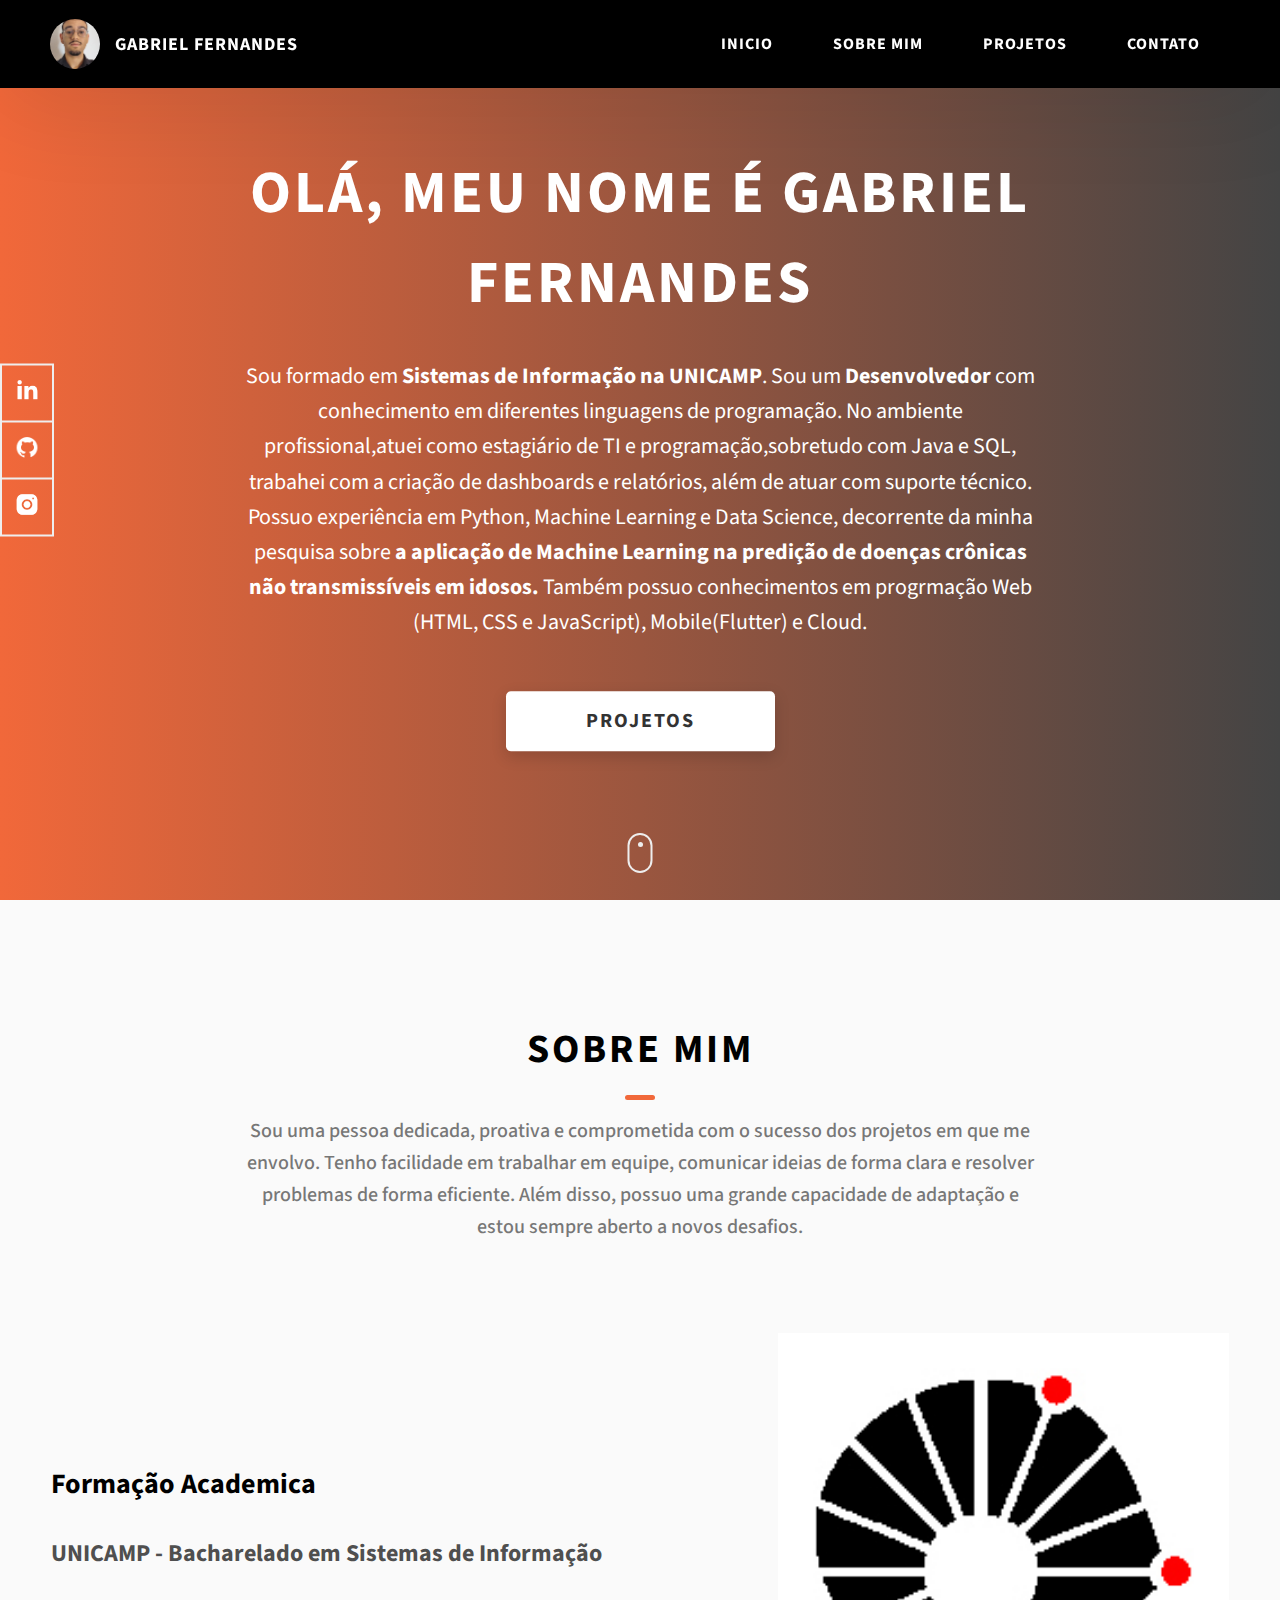
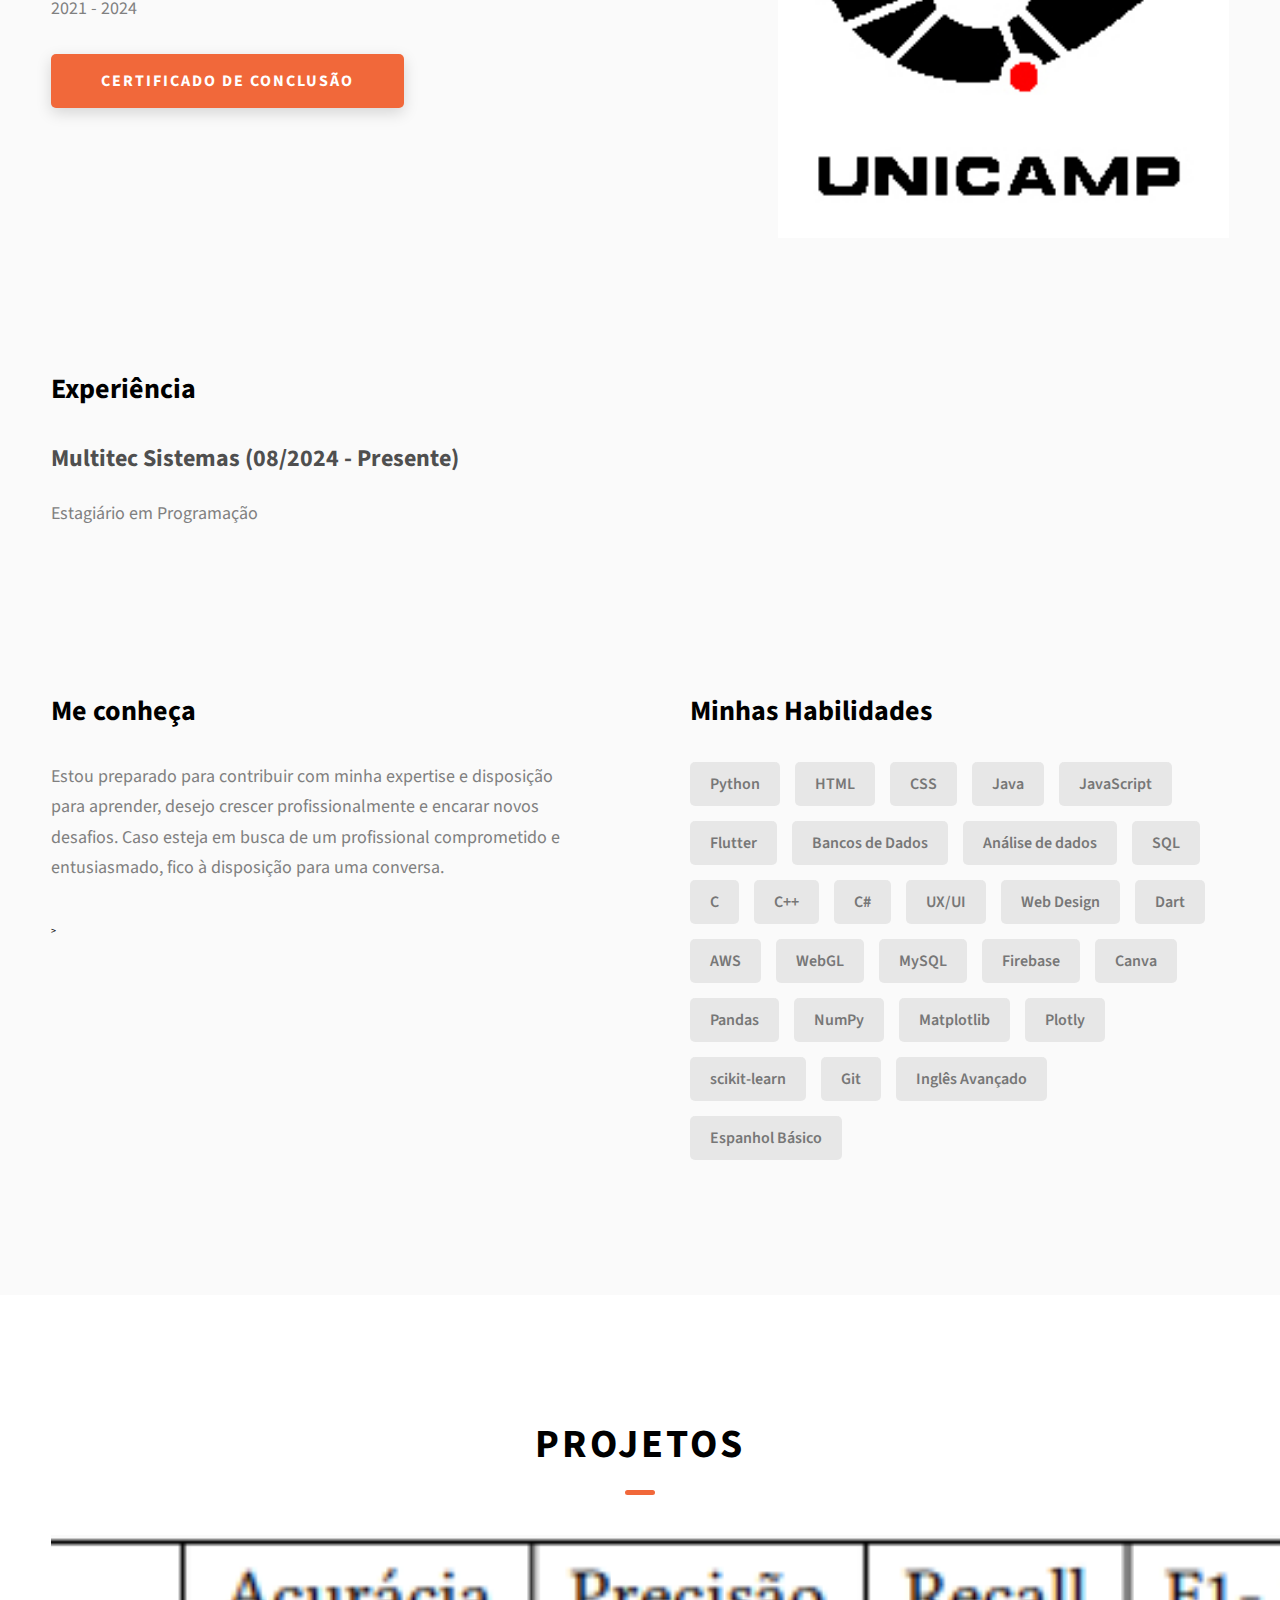
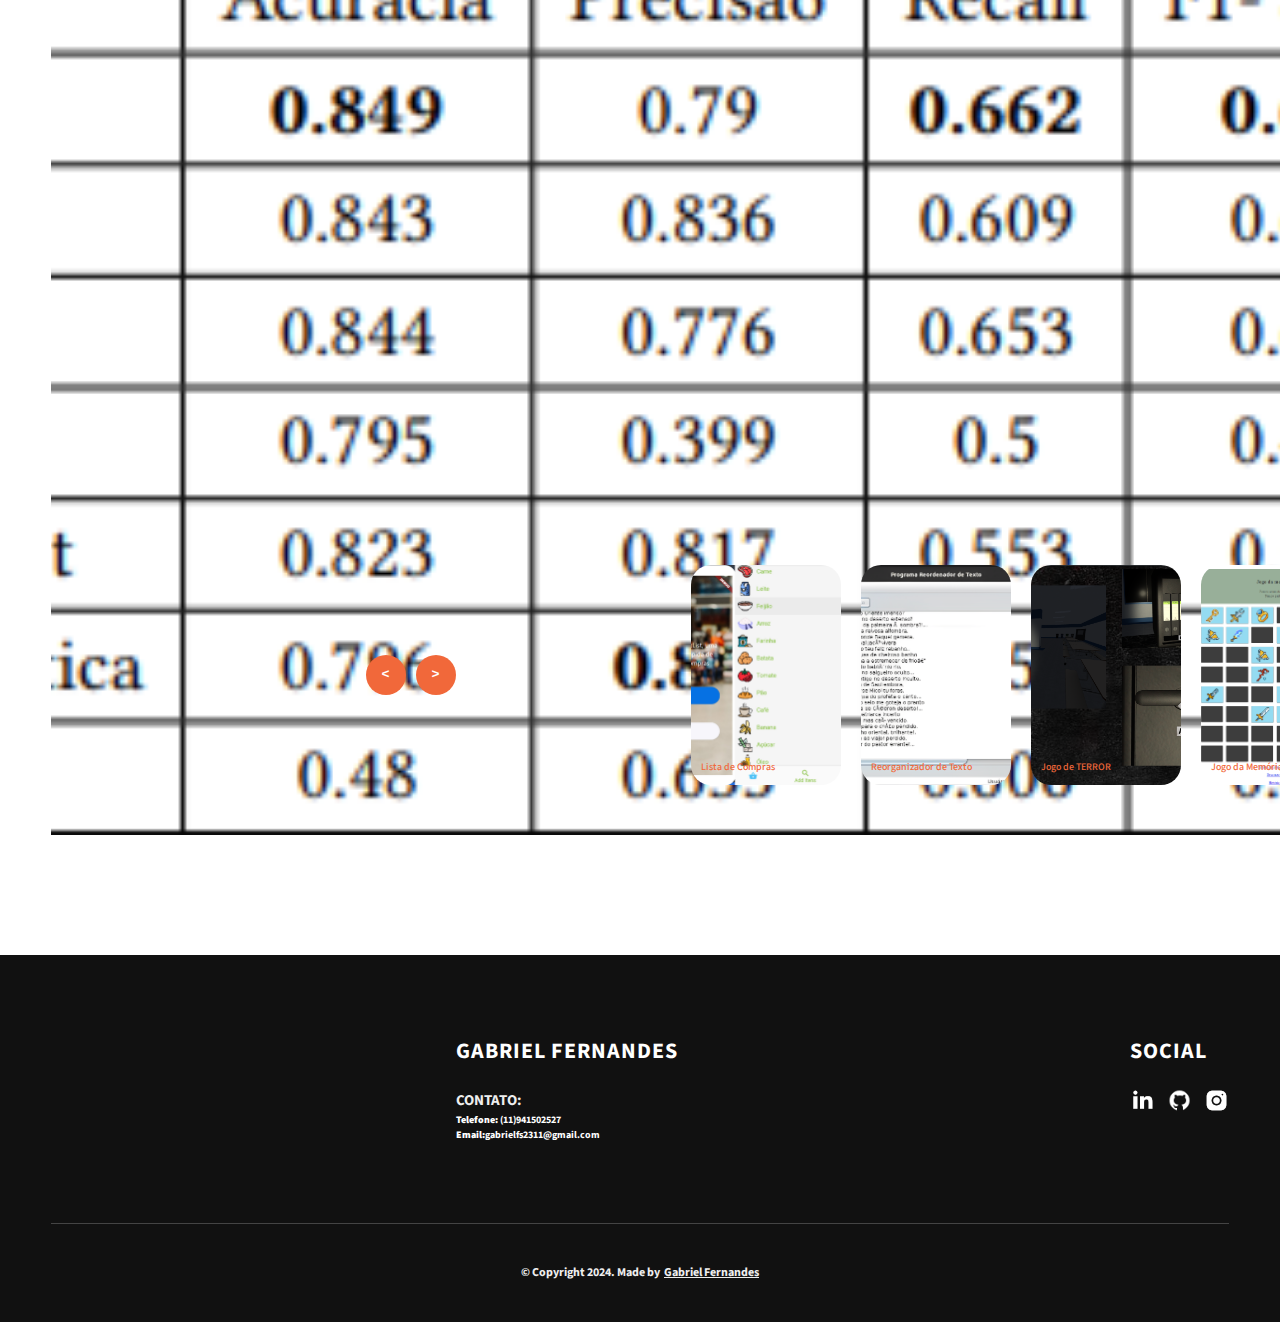
<file: index.html>
<!DOCTYPE html>
<html lang="en">
  <head>
    <meta charset="UTF-8" />
    <meta name="viewport" content="width=device-width, initial-scale=1.0" />
    <meta http-equiv="X-UA-Compatible" content="ie=edge" />
    <title>Portfólio de Gabriel</title>
    <meta name="description" content="Portfolio from developer Gabriel Fernandes" />

    <link rel="stylesheet" href="css/style.css"/>
    <link rel="stylesheet" href="css/carousel.css"/>

    <link rel="preconnect" href="https://fonts.googleapis.com" />
    <link rel="preconnect" href="https://fonts.gstatic.com" crossorigin />
    <link
      href="https://fonts.googleapis.com/css2?family=Source+Sans+Pro:wght@400;600;700;900&display=swap"
      rel="stylesheet"
    />
  </head>
  <body>
    <header class="header">
      <div class="header__content">
        <div class="header__logo-container">
          <div class="header__logo-img-cont">
            <img
              src="./assets/png/gabriel-logo.jpeg"
              alt="Gabriel Logo Image"
              class="header__logo-img"
            />
          </div>
          <span class="header__logo-sub">Gabriel Fernandes</span>
        </div>
        <div class="header__main">
          <ul class="header__links">
            <li class="header__link-wrapper">
              <a href="./index.html" class="header__link"> Inicio </a>
            </li>
            <li class="header__link-wrapper">
              <a href="./index.html#about" class="header__link">Sobre Mim </a>
            </li>
            <li class="header__link-wrapper">
              <a href="./index.html#projects" class="header__link">
                Projetos
              </a>
            </li>
            <li class="header__link-wrapper">
              <a href="./index.html#footer" class="header__link"> Contato </a>
            </li>
          </ul>
          <div class="header__main-ham-menu-cont">
            <img
              src="./assets/svg/ham-menu.svg"
              alt="hamburger menu"
              class="header__main-ham-menu"
            />
            <img
              src="./assets/svg/ham-menu-close.svg"
              alt="hamburger menu close"
              class="header__main-ham-menu-close d-none"
            />
          </div>
        </div>
      </div>
      <div class="header__sm-menu">
        <div class="header__sm-menu-content">
          <ul class="header__sm-menu-links">
            <li class="header__sm-menu-link">
              <a href="./index.html"> Inicio </a>
            </li>

            <li class="header__sm-menu-link">
              <a href="./index.html#about"> Sobre Mim </a>
            </li>

            <li class="header__sm-menu-link">
              <a href="./index.html#projects"> Projetos </a>
            </li>

            <li class="header__sm-menu-link">
              <a href="./index.html#contact"> Contato </a>
            </li>
          </ul>
        </div>
      </div>
    </header>
    <section class="home-hero">
      <div class="home-hero__content">
        <h1 class="heading-primary">Olá, Meu nome é Gabriel Fernandes</h1>
        <div class="home-hero__info">
          <p class="text-primary">
            Sou formado em <strong> Sistemas de Informação na UNICAMP</strong>.
            Sou um <strong>Desenvolvedor</strong> com conhecimento em diferentes linguagens de programação.
            No ambiente profissional,atuei como estagiário de TI e programação,sobretudo com Java e SQL, 
            trabahei com a criação de dashboards e relatórios, além de atuar com suporte técnico. 
            Possuo experiência em Python, Machine Learning e Data
            Science, decorrente da minha pesquisa sobre
            <strong>a aplicação de Machine Learning na predição de doenças crônicas não transmissíveis em idosos.</strong>
            Também possuo conhecimentos em progrmação Web (HTML, CSS e JavaScript), Mobile(Flutter) e Cloud.
          </p>
        </div>
        <div class="home-hero__cta">
          <a href="./#projects" class="btn btn--bg">Projetos</a>
        </div>
      </div>
      <div class="home-hero__socials">
        <div class="home-hero__social">
  <a href="https://www.linkedin.com/in/gabriel-ferfsnandes" class="home-hero__social-icon-link" target="_blank">
    <img src="./assets/png/linkedin-ico.png" alt="icon" class="home-hero__social-icon" />
  </a>
</div>
<div class="home-hero__social">
  <a href="https://github.com/ferfsnandes" class="home-hero__social-icon-link" target="_blank">
    <img src="./assets/png/github-ico.png" alt="icon" class="home-hero__social-icon" />
  </a>
</div>
<div class="home-hero__social">
  <a href="https://www.instagram.com/ferfsnandes_g/" class="home-hero__social-icon-link home-hero__social-icon-link--bd-none" target="_blank">
    <img src="./assets/png/insta-ico.png" alt="icon" class="home-hero__social-icon" />
  </a>
</div>
      </div>
      <div class="home-hero__mouse-scroll-cont">
        <div class="mouse"></div>
      </div>
    </section>
    <section id="about" class="about sec-pad">
      <div class="main-container">
        <h2 class="heading heading-sec heading-sec__mb-med">
          <span class="heading-sec__main">Sobre Mim</span>
          <span class="heading-sec__sub">
            Sou uma pessoa dedicada, proativa e comprometida com o sucesso dos projetos em que
            me envolvo. Tenho facilidade em trabalhar em equipe, comunicar ideias de forma clara e
            resolver problemas de forma eficiente. Além disso, possuo uma grande capacidade de
            adaptação e estou sempre aberto a novos desafios.
          </span>
        </h2>
        <div class="projects__content">
          <div class="projects__row">
            <div class="projects__row-content">
              <h3 class="projects__row-content-title">Formação Academica</h3>
              <p class="projects__row-content-subtitle"> UNICAMP - Bacharelado em Sistemas de Informação
              </p>
              <p class="projects__row-content-desc">
                2021 - 2024
              </p>
              <a
                href="assets/pdf/certificadoUnicamp.pdf"
                class="btn btn--med btn--theme dynamicBgClr"
                download="certificadoUnicamp.pdf"
                >Certificado de Conclusão</a
              >
            </div>
            <div class="projects__row-img-cont">
              <img
                src="./assets/jpeg/unicamp.jpg"
                alt="Software Screenshot"
                class="projects__row-img"
                loading="lazy"
              />
            </div>
          </div>
          <div class="projects__row">
            <div class="projects__row-content">
              <h3 class="projects__row-content-title">Experiência</h3>
              <p class="projects__row-content-subtitle"> Multitec Sistemas (08/2024 - Presente)
              </p>
              <p class="projects__row-content-desc">
                Estagiário em Programação
              </p>
              <a
              </a
              >

            </div>
          </div>
        <div class="about__content">
          <div class="about__content-main">
            <h3 class="about__content-title">Me conheça</h3>
            <div class="about__content-details">
              <p class="about__content-details-para">
              Estou preparado para contribuir com minha expertise e disposição para aprender, desejo crescer  profissionalmente e encarar novos desafios. Caso esteja em busca de um profissional comprometido e entusiasmado, fico à disposição para uma conversa.
              </p>
            </div>
            >
          </div>
          <div class="about__content-skills">
            <h3 class="about__content-title">Minhas Habilidades</h3>
            <div class="skills">
              <div class="skills__skill">Python</div>
<div class="skills__skill">HTML</div>
<div class="skills__skill">CSS</div>
<div class="skills__skill">Java</div>
<div class="skills__skill">JavaScript</div>
<div class="skills__skill">Flutter</div>
<div class="skills__skill">Bancos de Dados</div>
<div class="skills__skill">Análise de dados</div>
<div class="skills__skill">SQL</div>
<div class="skills__skill">C</div>
<div class="skills__skill">C++</div>
<div class="skills__skill">C#</div>
<div class="skills__skill">UX/UI</div>
<div class="skills__skill">Web Design</div>
<div class="skills__skill">Dart</div>
<div class="skills__skill">AWS</div>
<div class="skills__skill">WebGL</div>
<div class="skills__skill">MySQL</div>
<div class="skills__skill">Firebase</div>
<div class="skills__skill">Canva</div>
<div class="skills__skill">Pandas</div>
<div class="skills__skill">NumPy</div>
<div class="skills__skill">Matplotlib</div>
<div class="skills__skill">Plotly</div>
<div class="skills__skill">scikit-learn</div>
<div class="skills__skill">Git</div>
<div class="skills__skill">Inglês Avançado</div>
<div class="skills__skill">Espanhol Básico</div>

            </div>
          </div>
        </div>
      </div>
    </section>
    <section id="projects" class="projects sec-pad">
      <div class="main-container">
         <h2 class="heading heading-sec heading-sec__mb-bg">
            <span class="heading-sec__main">Projetos</span>
         </h2>
         <div class="carousel">
            <!-- list item -->
            <div class="list">
              <div class="item">
                <img src="images/doencas.png">
                <div class="content">
                   <div class="author">Machine Learning</div>
                   <div class="title">Python</div>
                   <div class="topic">DIAGNÓSTICO DE DOENÇAS CRÔNICAS</div>
                   <div class="des">
                      <!-- lorem 50 -->
                   </div>
                </div>
             </div>
               <div class="item">
                  <img src="images/memorygame.png">
                  <div class="content">
                     <div class="author">Web</div>
                     <div class="title">HTML, CSS, JavaScript</div>
                     <div class="topic">JOGO DA MEMÓRIA</div>
                     <div class="des">
                        <!-- lorem 50 -->
                     </div>
                  </div>
               </div>
               <div class="item">
                  <img src="images/quicklist.jpg">
                  <div class="content">
                     <div class="author">Quicklist</div>
                     <div class="title">FLUTTER</div>
                     <div class="topic">APLICATIVO DE LISTA DE COMPRAS</div>
                     <div class="des"></div>
            
                  </div>
               </div>
               <div class="item">
                <img src="images/sistemaArquivos.png">
                <div class="content">
                   <div class="author"></div>
                   <div class="title">C++ e Qt</div>
                   <div class="topic">SISTEMA DE ARQUIVOS</div>
                   <div class="des">
                      <!-- lorem 50 -->
                   </div>
                </div>
             </div>
               <div class="item">
                  <img src="images/scape.png">
                  <div class="content">
                     <div class="author">Exam Scape</div>
                     <div class="title">C#, Unity</div>
                     <div class="topic">JOGO DE TERROR</div>
                     <div class="des"></div>
        
                  </div>
               </div>
               <div class="item">
                <img src="images/reorganizador-textoBlack.png">
                <div class="content">
                   <div class="author"></div>
                   <div class="title">Java</div>
                   <div class="topic">Reorganizador de Texto</div>
                   <div class="des"></div>
      
                </div>
             </div>
            </div>
            <!-- list thumbnail -->
            <div class="thumbnail">
               <div class="item">
                  <img src="images/memorygame.png">
                  <div class="content">
                     <div class="title">
                        Jogo da Memória
                     </div>
                     <div class="description">
    
                     </div>
                  </div>
               </div>
               <div class="item">
                  <img src="images/quicklist.jpg">
                  <div class="content">
                     <div class="title">
                        Lista de Compras
                     </div>
                     <div class="description">
                        
                     </div>
                  </div>
               </div>
               <div class="item">
                  <img src="images/reorganizador-texto.png">
                  <div class="content">
                     <div class="title">
                        Reorganizador de Texto
                     </div>
                     <div class="description">
                        
                     </div>
                  </div>
               </div>
               <div class="item">
                  <img src="images/scape.png">
                  <div class="content">
                     <div class="title">
                        Jogo de TERROR
                     </div>
                     <div class="description">
                       
                     </div>
                  </div>
               </div>
            </div>
            <!-- next prev -->
            <div class="arrows">
               <button id="prev"><</button>
               <button id="next">></button>
            </div>
            <!-- time running -->
            <div class="time"></div>
         </div>
      </div>
   </section>
   <script src="app.js"></script>
   
      </div>
    </section>
    <footer id="footer" class="main-footer">
      <div class="main-container">
        <div class="main-footer__upper">
          <div class="main-footer__row main-footer__row-1">
            <h2 class="heading heading-sm main-footer__heading-sm">
              <span>Social</span>
            </h2>
            <div class="main-footer__social-cont">
             <a target="_blank" rel="noreferrer" href="https://www.linkedin.com/in/gabriel-ferfsnandes">
  <img class="main-footer__icon" src="./assets/png/linkedin-ico.png" alt="icon" />
</a>
<a target="_blank" rel="noreferrer" href="https://github.com/ferfsnandes">
  <img class="main-footer__icon" src="./assets/png/github-ico.png" alt="icon" />
</a>
<a target="_blank" rel="noreferrer" href="https://www.instagram.com/ferfsnandes_g/">
  <img class="main-footer__icon main-footer__icon--mr-none" src="./assets/png/insta-ico.png" alt="icon" />
</a>

            </div>
          </div>
          <div class="main-footer__row main-footer__row-2">
            <h4 class="heading heading-sm text-lt">Gabriel Fernandes</h4>
            <p class="main-footer__short-desc">
              <strong> CONTATO:<p>
                <strong>Telefone:</strong> (11)941502527</p>
<p>
                <strong>Email:</strong>gabrielfs2311@gmail.com</p>
            </p>
          </div>
        </div>

        <div class="main-footer__lower">
          &copy; Copyright 2024. Made by
          <a rel="noreferrer" target="_blank"
            >Gabriel Fernandes</a
          >
        </div>
      </div>
    </footer>

    <script src="./index.js"></script>
  </body>
</html>
</file>
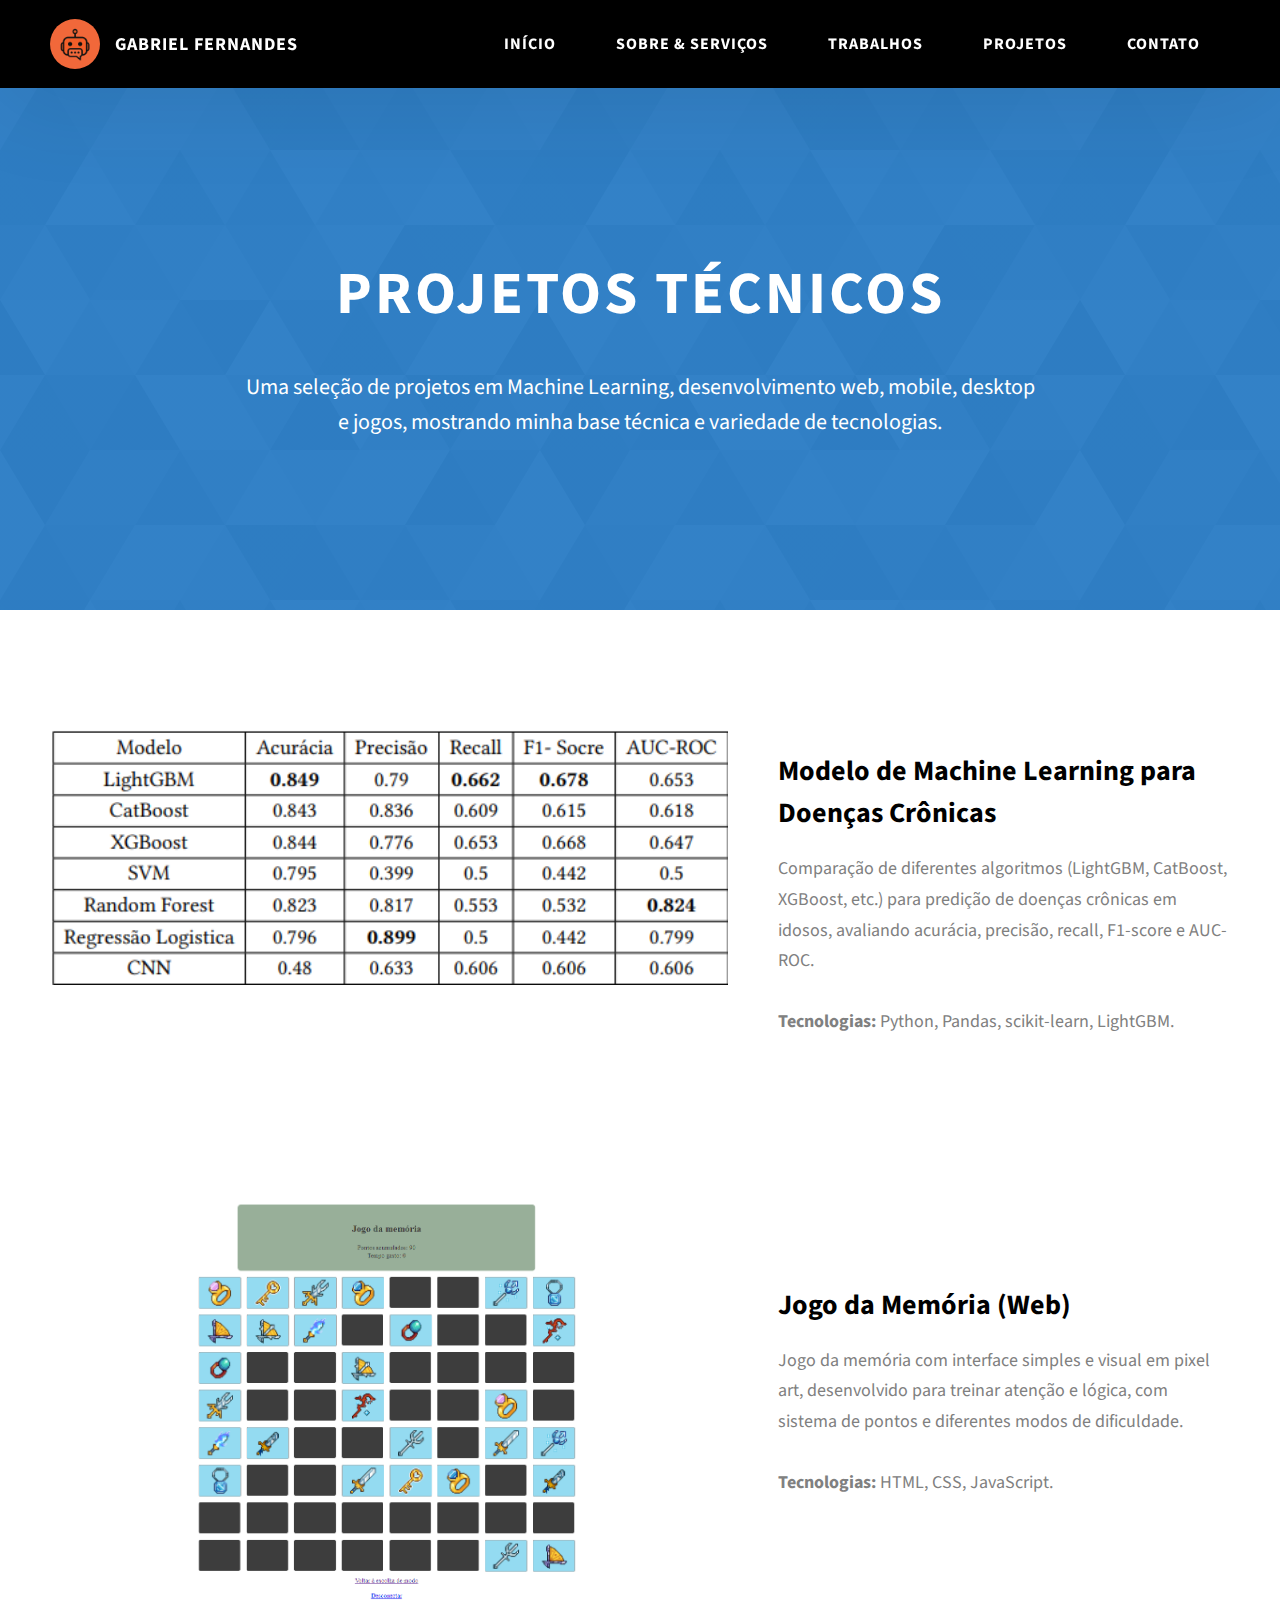
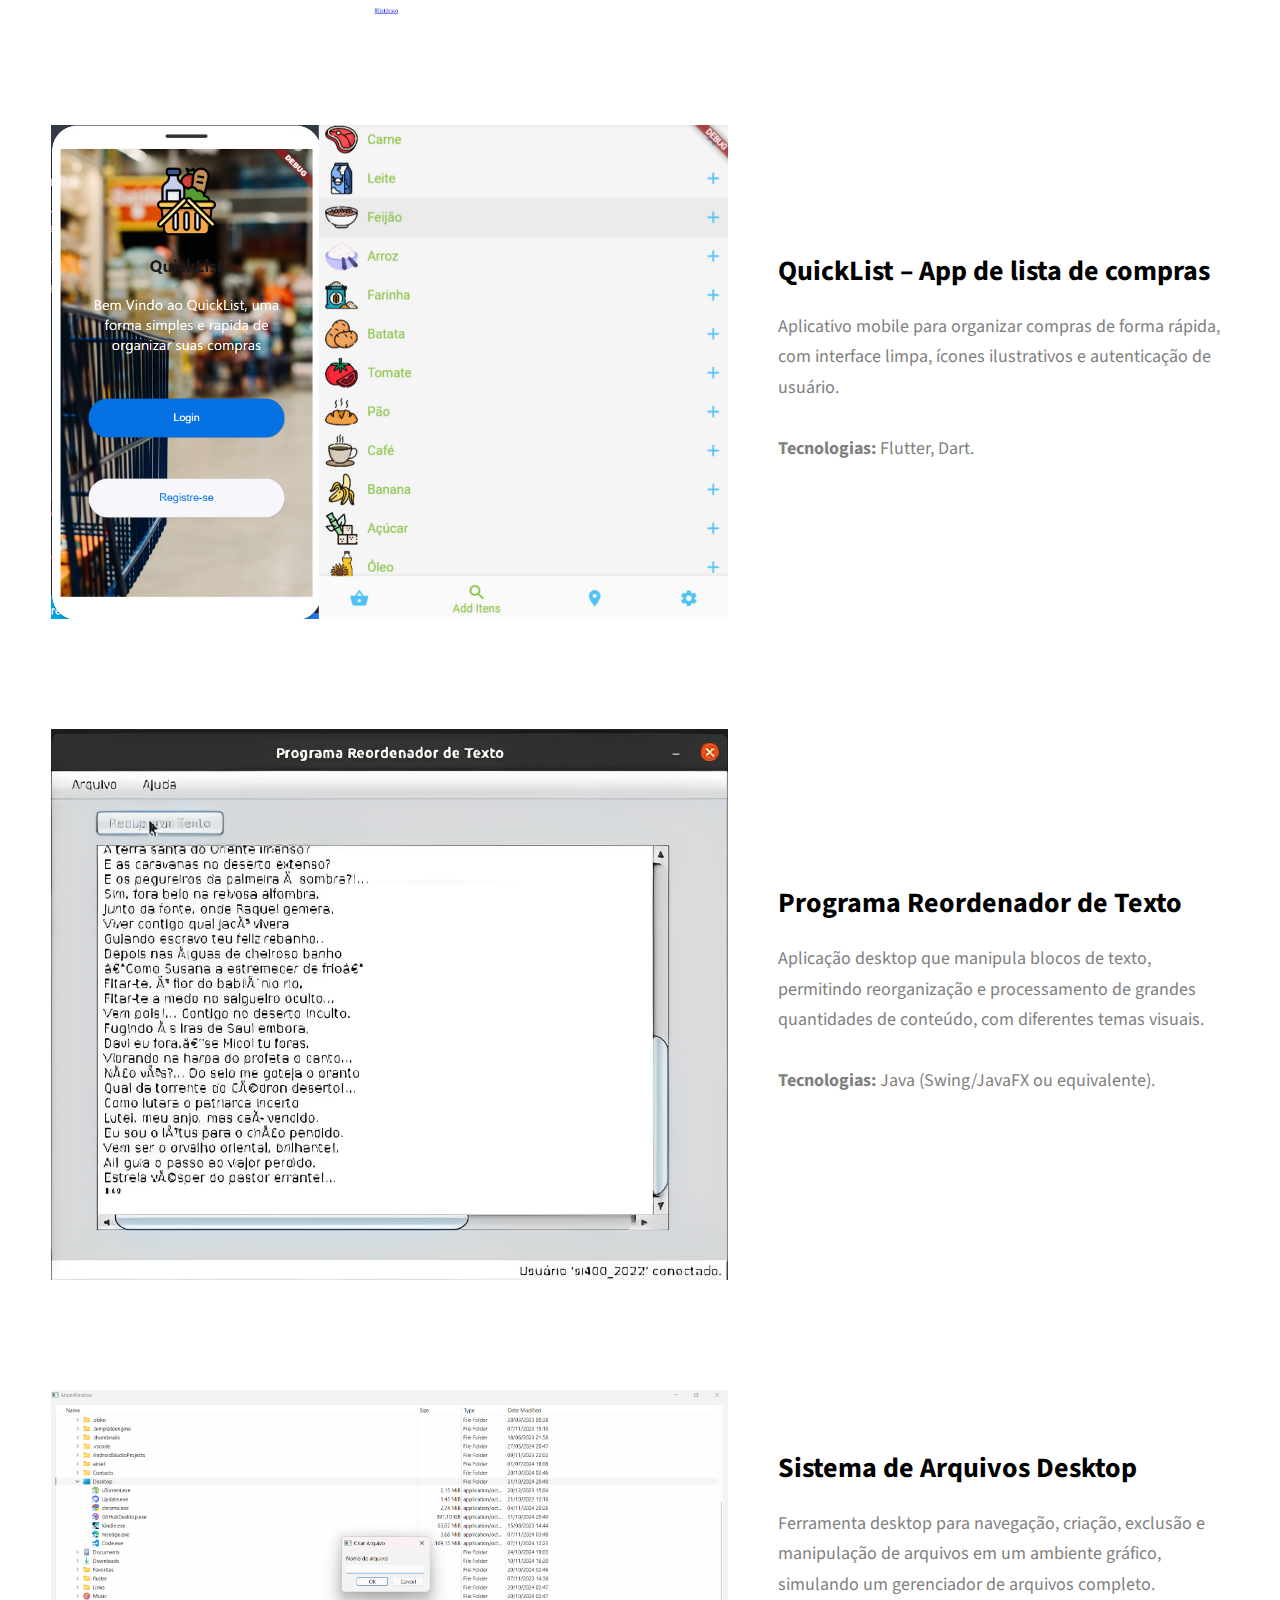
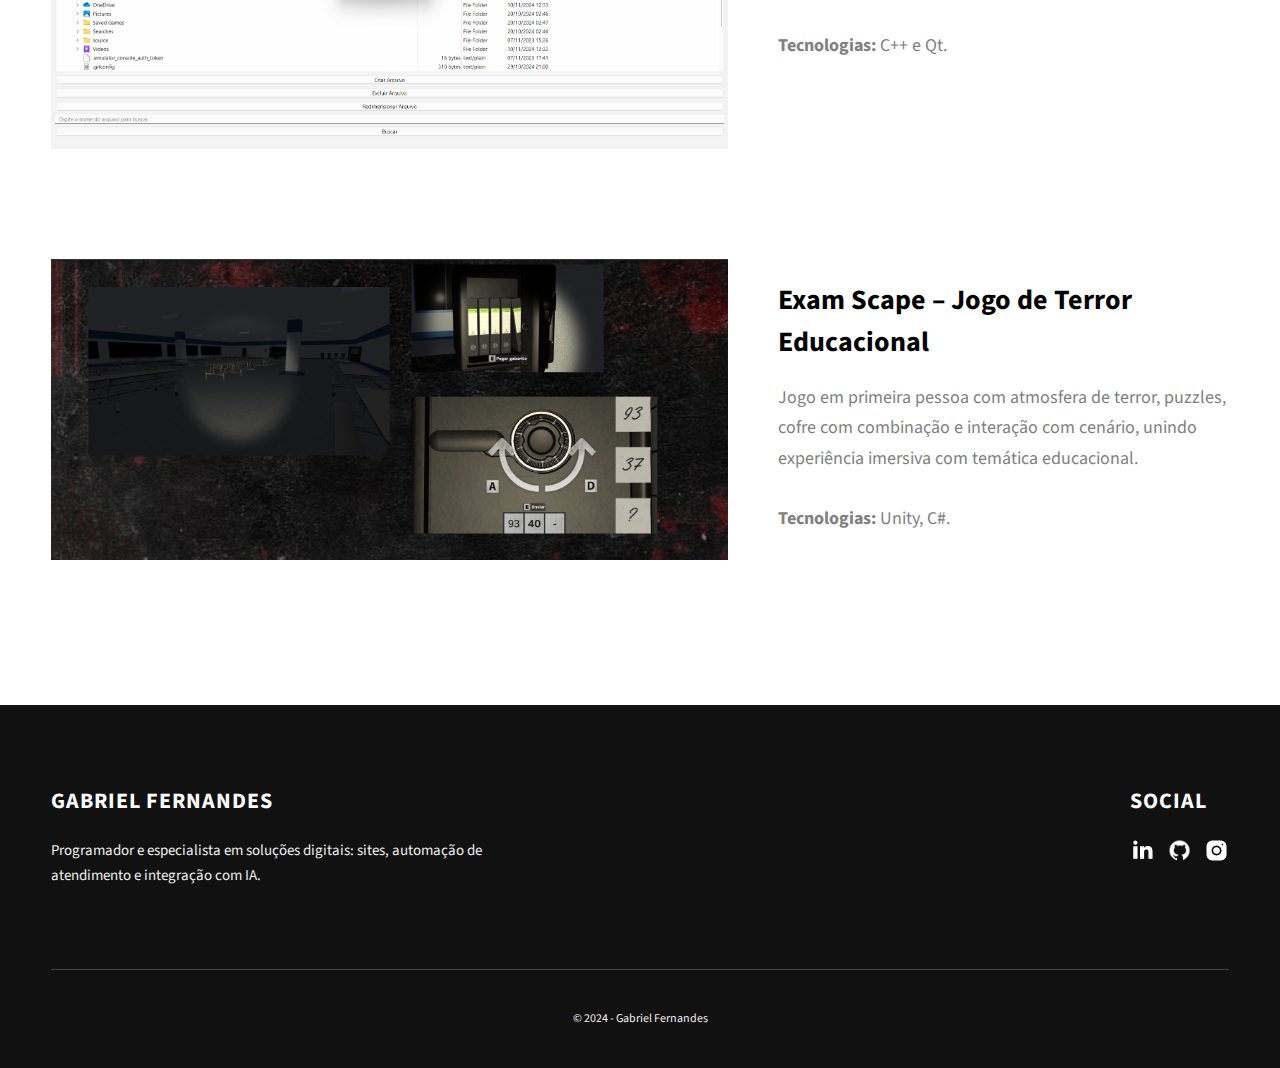
<file: projetos.html>
<!DOCTYPE html>
<html lang="pt-BR">
  <head>
    <meta charset="UTF-8" />
    <meta name="viewport" content="width=device-width, initial-scale=1.0" />
    <meta http-equiv="X-UA-Compatible" content="ie=edge" />
    <title>Projetos | Gabriel Fernandes</title>
    <meta name="description" content="Projetos em Machine Learning, jogos, aplicações desktop e mobile desenvolvidos por Gabriel Fernandes." />

    <link rel="stylesheet" href="css/style.css" />

    <link rel="preconnect" href="https://fonts.googleapis.com" />
    <link rel="preconnect" href="https://fonts.gstatic.com" crossorigin />
    <link
      href="https://fonts.googleapis.com/css2?family=Source+Sans+Pro:wght@400;600;700;900&display=swap"
      rel="stylesheet"
    />
  </head>
  <body>
    <!-- HEADER -->
    <header class="header">
      <div class="header__content">
        <div class="header__logo-container">
          <div class="header__logo-img-cont">
            <img
              src="./assets/png/robo_logo.png"
              alt="Gabriel Logo"
              class="header__logo-img"
            />
          </div>
          <span class="header__logo-sub">Gabriel Fernandes</span>
        </div>
        <div class="header__main">
          <ul class="header__links">
            <li class="header__link-wrapper">
              <a href="./index.html" class="header__link"> Início </a>
            </li>
            <li class="header__link-wrapper">
              <a href="./index.html#about" class="header__link"> Sobre &amp; Serviços </a>
            </li>
            <li class="header__link-wrapper">
              <a href="./trabalhos.html" class="header__link"> Trabalhos </a>
            </li>
            <li class="header__link-wrapper">
              <a href="./projetos.html" class="header__link header__link--active"> Projetos </a>
            </li>
            <li class="header__link-wrapper">
              <a href="./index.html#contact" class="header__link"> Contato </a>
            </li>
          </ul>
          <div class="header__main-ham-menu-cont">
            <img
              src="./assets/svg/ham-menu.svg"
              alt="hamburger menu"
              class="header__main-ham-menu"
            />
            <img
              src="./assets/svg/ham-menu-close.svg"
              alt="hamburger menu close"
              class="header__main-ham-menu-close d-none"
            />
          </div>
        </div>
      </div>
      <div class="header__sm-menu">
        <div class="header__sm-menu-content">
          <ul class="header__sm-menu-links">
            <li class="header__sm-menu-link">
              <a href="./index.html"> Início </a>
            </li>
            <li class="header__sm-menu-link">
              <a href="./index.html#about"> Sobre &amp; Serviços </a>
            </li>
            <li class="header__sm-menu-link">
              <a href="./trabalhos.html"> Trabalhos </a>
            </li>
            <li class="header__sm-menu-link">
              <a href="./projetos.html"> Projetos </a>
            </li>
            <li class="header__sm-menu-link">
              <a href="./index.html#contact"> Contato </a>
            </li>
          </ul>
        </div>
      </div>
    </header>

    <!-- HERO -->
    <section class="project-cs-hero">
      <div class="project-cs-hero__content">
        <h1 class="heading-primary">Projetos técnicos</h1>
        <div class="project-cs-hero__info">
          <p class="text-primary">
            Uma seleção de projetos em Machine Learning, desenvolvimento web,
            mobile, desktop e jogos, mostrando minha base técnica e variedade
            de tecnologias.
          </p>
        </div>
      </div>
    </section>

    <!-- GRID DE PROJETOS -->
    <section class="projects sec-pad">
      <div class="main-container">
        <div class="projects__content">

          <!-- ML Doenças -->
          <div class="projects__row">
            <div class="projects__row-img-cont">
              <img src="images/doencas.png" alt="Machine Learning Doenças" class="projects__row-img" />
            </div>
            <div class="projects__row-content">
              <h3 class="projects__row-content-title">
                Modelo de Machine Learning para Doenças Crônicas
              </h3>
              <p class="projects__row-content-desc">
                Comparação de diferentes algoritmos (LightGBM, CatBoost, XGBoost, etc.)
                para predição de doenças crônicas em idosos, avaliando acurácia,
                precisão, recall, F1-score e AUC-ROC.
              </p>
              <p class="projects__row-content-desc">
                <strong>Tecnologias:</strong> Python, Pandas, scikit-learn, LightGBM.
              </p>
            </div>
          </div>

          <!-- Jogo Memória -->
          <div class="projects__row">
            <div class="projects__row-img-cont">
              <img src="images/memorygame.png" alt="Jogo da Memória" class="projects__row-img" />
            </div>
            <div class="projects__row-content">
              <h3 class="projects__row-content-title">
                Jogo da Memória (Web)
              </h3>
              <p class="projects__row-content-desc">
                Jogo da memória com interface simples e visual em pixel art,
                desenvolvido para treinar atenção e lógica, com sistema de pontos
                e diferentes modos de dificuldade.
              </p>
              <p class="projects__row-content-desc">
                <strong>Tecnologias:</strong> HTML, CSS, JavaScript.
              </p>
            </div>
          </div>

          <!-- QuickList -->
          <div class="projects__row">
            <div class="projects__row-img-cont">
              <img src="images/quicklist.jpg" alt="QuickList App" class="projects__row-img" />
            </div>
            <div class="projects__row-content">
              <h3 class="projects__row-content-title">
                QuickList – App de lista de compras
              </h3>
              <p class="projects__row-content-desc">
                Aplicativo mobile para organizar compras de forma rápida, com
                interface limpa, ícones ilustrativos e autenticação de usuário.
              </p>
              <p class="projects__row-content-desc">
                <strong>Tecnologias:</strong> Flutter, Dart.
              </p>
            </div>
          </div>

          <!-- Reorganizador de texto -->
          <div class="projects__row">
            <div class="projects__row-img-cont">
              <img src="images/reorganizador-texto.png" alt="Reordenador de Texto" class="projects__row-img" />
            </div>
            <div class="projects__row-content">
              <h3 class="projects__row-content-title">
                Programa Reordenador de Texto
              </h3>
              <p class="projects__row-content-desc">
                Aplicação desktop que manipula blocos de texto, permitindo
                reorganização e processamento de grandes quantidades de conteúdo,
                com diferentes temas visuais.
              </p>
              <p class="projects__row-content-desc">
                <strong>Tecnologias:</strong> Java (Swing/JavaFX ou equivalente).
              </p>
            </div>
          </div>

          <!-- Sistema de arquivos -->
          <div class="projects__row">
            <div class="projects__row-img-cont">
              <img src="images/sistemaArquivos.png" alt="Sistema de Arquivos" class="projects__row-img" />
            </div>
            <div class="projects__row-content">
              <h3 class="projects__row-content-title">
                Sistema de Arquivos Desktop
              </h3>
              <p class="projects__row-content-desc">
                Ferramenta desktop para navegação, criação, exclusão e
                manipulação de arquivos em um ambiente gráfico, simulando um
                gerenciador de arquivos completo.
              </p>
              <p class="projects__row-content-desc">
                <strong>Tecnologias:</strong> C++ e Qt.
              </p>
            </div>
          </div>

          <!-- Jogo Exam Scape -->
          <div class="projects__row">
            <div class="projects__row-img-cont">
              <img src="images/scape.png" alt="Exam Scape Jogo" class="projects__row-img" />
            </div>
            <div class="projects__row-content">
              <h3 class="projects__row-content-title">
                Exam Scape – Jogo de Terror Educacional
              </h3>
              <p class="projects__row-content-desc">
                Jogo em primeira pessoa com atmosfera de terror, puzzles,
                cofre com combinação e interação com cenário, unindo experiência
                imersiva com temática educacional.
              </p>
              <p class="projects__row-content-desc">
                <strong>Tecnologias:</strong> Unity, C#.
              </p>
            </div>
          </div>

        </div>
      </div>
    </section>

    <!-- FOOTER -->
    <footer class="main-footer">
      <div class="main-container">
        <div class="main-footer__upper">
          <div class="main-footer__row main-footer__row-1">
            <h2 class="heading heading-sm main-footer__heading-sm">
              <span>Social</span>
            </h2>
            <div class="main-footer__social-cont">
              <a target="_blank" rel="noreferrer" href="https://www.linkedin.com/in/gabriel-ferfsnandes">
                <img class="main-footer__icon" src="./assets/png/linkedin-ico.png" alt="LinkedIn" />
              </a>
              <a target="_blank" rel="noreferrer" href="https://github.com/ferfsnandes">
                <img class="main-footer__icon" src="./assets/png/github-ico.png" alt="GitHub" />
              </a>
              <a target="_blank" rel="noreferrer" href="https://www.instagram.com/ferfsnandes_g/">
                <img class="main-footer__icon main-footer__icon--mr-none" src="./assets/png/insta-ico.png" alt="Instagram" />
              </a>
            </div>
          </div>
          <div class="main-footer__row main-footer__row-2">
            <h4 class="heading heading-sm text-lt">Gabriel Fernandes</h4>
            <p class="main-footer__short-desc">
              Programador e especialista em soluções digitais: sites, automação de atendimento e integração com IA.
            </p>
          </div>
        </div>

        <div class="main-footer__lower">
          &copy; 2024 - Gabriel Fernandes
        </div>
      </div>
    </footer>

    <script src="./index.js"></script>
  </body>
</html>
</file>
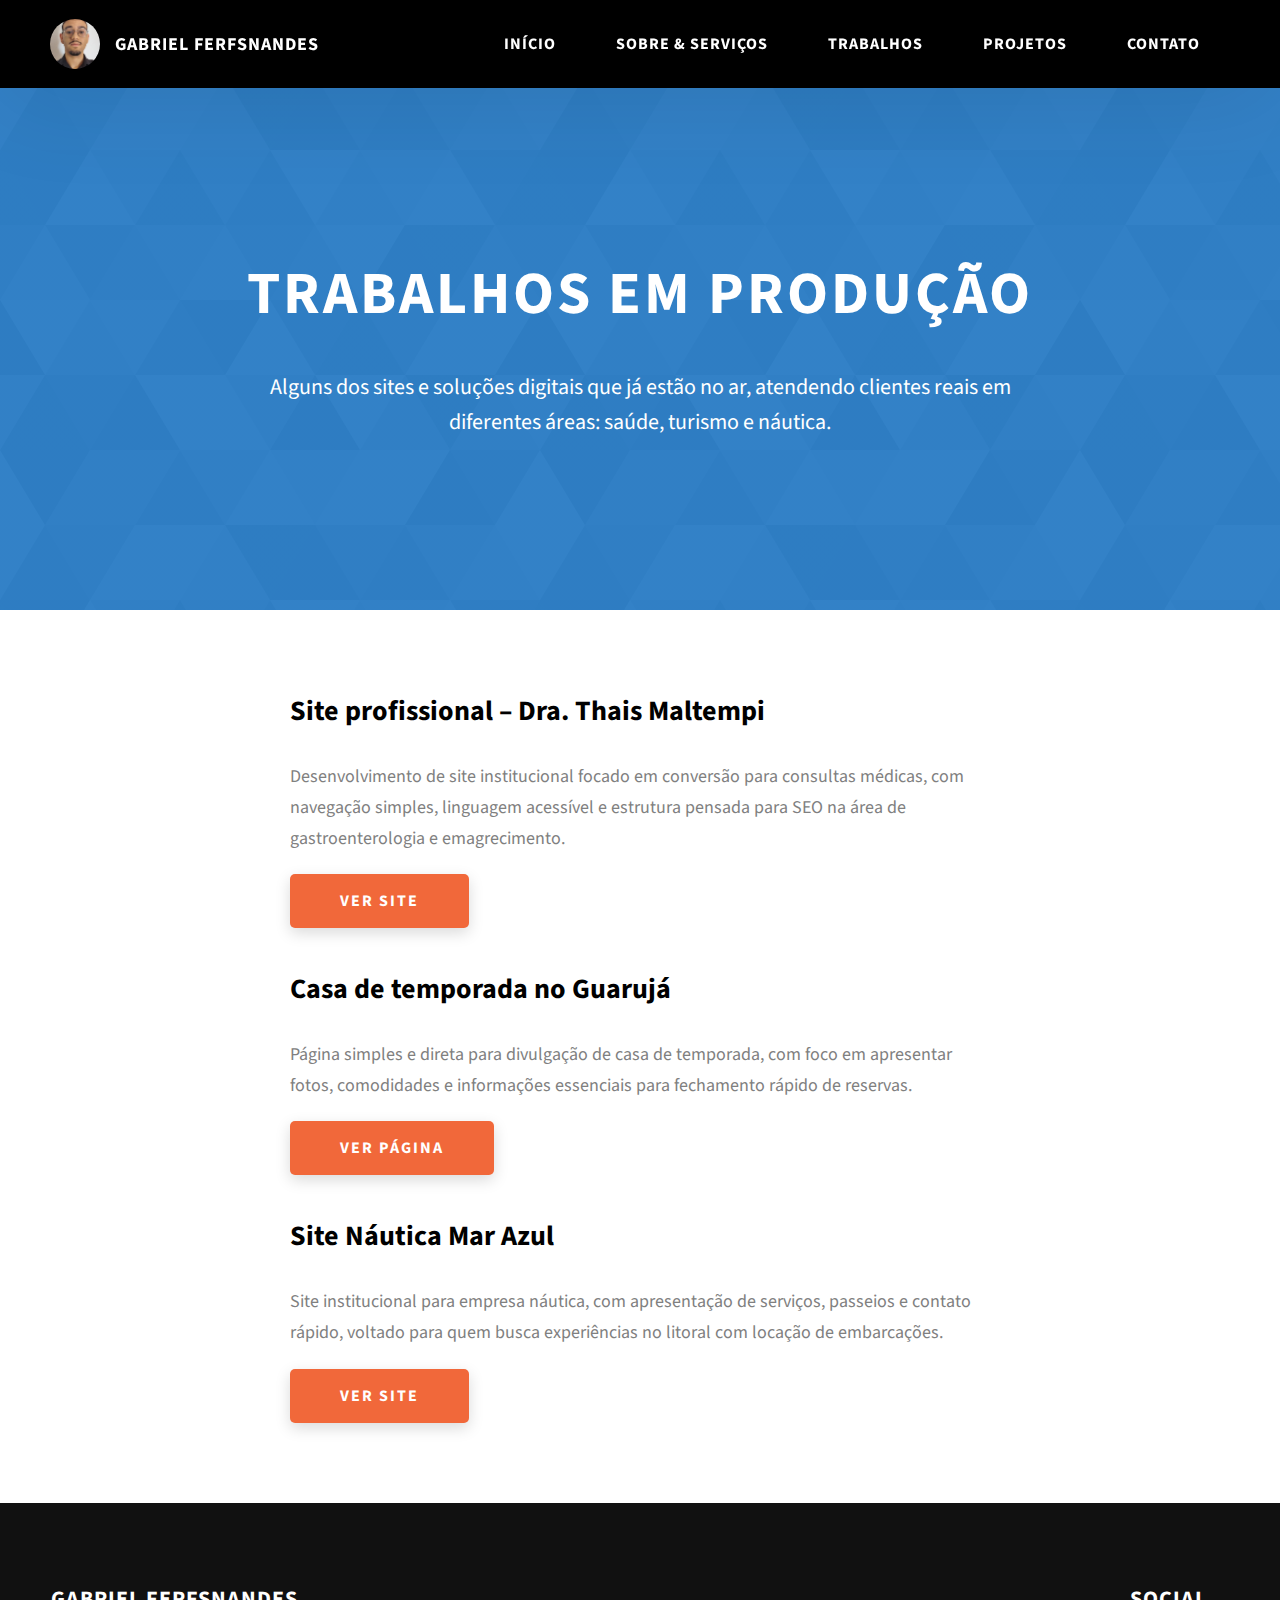
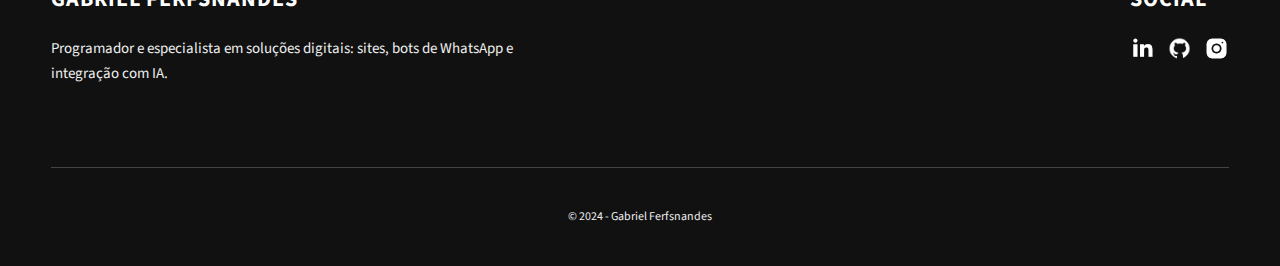
<file: trabalhos.html>
<!DOCTYPE html>
<html lang="pt-BR">
  <head>
    <meta charset="UTF-8" />
    <meta name="viewport" content="width=device-width, initial-scale=1.0" />
    <meta http-equiv="X-UA-Compatible" content="ie=edge" />
    <title>Trabalhos | Gabriel Ferfsnandes</title>
    <meta name="description" content="Trabalhos reais desenvolvidos por Gabriel Ferfsnandes: sites e soluções digitais em produção." />

    <link rel="stylesheet" href="css/style.css" />

    <link rel="preconnect" href="https://fonts.googleapis.com" />
    <link rel="preconnect" href="https://fonts.gstatic.com" crossorigin />
    <link
      href="https://fonts.googleapis.com/css2?family=Source+Sans+Pro:wght@400;600;700;900&display=swap"
      rel="stylesheet"
    />
  </head>
  <body>
    <!-- HEADER -->
    <header class="header">
      <div class="header__content">
        <div class="header__logo-container">
          <div class="header__logo-img-cont">
            <img
              src="./assets/png/gabriel-logo.jpeg"
              alt="Gabriel Logo"
              class="header__logo-img"
            />
          </div>
          <span class="header__logo-sub">Gabriel Ferfsnandes</span>
        </div>
        <div class="header__main">
          <ul class="header__links">
            <li class="header__link-wrapper">
              <a href="./index.html" class="header__link"> Início </a>
            </li>
            <li class="header__link-wrapper">
              <a href="./index.html#about" class="header__link"> Sobre &amp; Serviços </a>
            </li>
            <li class="header__link-wrapper">
              <a href="./trabalhos.html" class="header__link header__link--active"> Trabalhos </a>
            </li>
            <li class="header__link-wrapper">
              <a href="./projetos.html" class="header__link"> Projetos </a>
            </li>
            <li class="header__link-wrapper">
              <a href="./index.html#contact" class="header__link"> Contato </a>
            </li>
          </ul>
          <div class="header__main-ham-menu-cont">
            <img
              src="./assets/svg/ham-menu.svg"
              alt="hamburger menu"
              class="header__main-ham-menu"
            />
            <img
              src="./assets/svg/ham-menu-close.svg"
              alt="hamburger menu close"
              class="header__main-ham-menu-close d-none"
            />
          </div>
        </div>
      </div>
      <div class="header__sm-menu">
        <div class="header__sm-menu-content">
          <ul class="header__sm-menu-links">
            <li class="header__sm-menu-link">
              <a href="./index.html"> Início </a>
            </li>
            <li class="header__sm-menu-link">
              <a href="./index.html#about"> Sobre &amp; Serviços </a>
            </li>
            <li class="header__sm-menu-link">
              <a href="./trabalhos.html"> Trabalhos </a>
            </li>
            <li class="header__sm-menu-link">
              <a href="./projetos.html"> Projetos </a>
            </li>
            <li class="header__sm-menu-link">
              <a href="./index.html#contact"> Contato </a>
            </li>
          </ul>
        </div>
      </div>
    </header>

    <!-- HERO -->
    <section class="project-cs-hero">
      <div class="project-cs-hero__content">
        <h1 class="heading-primary">Trabalhos em produção</h1>
        <div class="project-cs-hero__info">
          <p class="text-primary">
            Alguns dos sites e soluções digitais que já estão no ar, atendendo
            clientes reais em diferentes áreas: saúde, turismo e náutica.
          </p>
        </div>
      </div>
    </section>

    <!-- LISTA DE TRABALHOS -->
    <section class="project-details">
      <div class="main-container">
        <div class="project-details__content">

          <!-- Trabalho 1 -->
          <div class="project-details__content-main" style="margin-bottom: 4rem;">
            <h3 class="project-details__content-title">
              Site profissional – Dra. Thais Maltempi
            </h3>
            <p class="project-details__desc-para">
              Desenvolvimento de site institucional focado em conversão para
              consultas médicas, com navegação simples, linguagem acessível e
              estrutura pensada para SEO na área de gastroenterologia e emagrecimento.
            </p>
            <div class="project-details__links">
              <a
                href="https://www.drathaismaltempi.com.br/"
                class="btn btn--med btn--theme project-details__links-btn"
                target="_blank"
                rel="noreferrer"
              >
                Ver site
              </a>
            </div>
          </div>

          <!-- Trabalho 2 -->
          <div class="project-details__content-main" style="margin-bottom: 4rem;">
            <h3 class="project-details__content-title">
              Casa de temporada no Guarujá
            </h3>
            <p class="project-details__desc-para">
              Página simples e direta para divulgação de casa de temporada, com
              foco em apresentar fotos, comodidades e informações essenciais
              para fechamento rápido de reservas.
            </p>
            <div class="project-details__links">
              <a
                href="https://sites.google.com/view/casa-de-temporada-no-guaruja/in%C3%ADcio"
                class="btn btn--med btn--theme project-details__links-btn"
                target="_blank"
                rel="noreferrer"
              >
                Ver página
              </a>
            </div>
          </div>

          <!-- Trabalho 3 -->
          <div class="project-details__content-main">
            <h3 class="project-details__content-title">
              Site Náutica Mar Azul
            </h3>
            <p class="project-details__desc-para">
              Site institucional para empresa náutica, com apresentação de
              serviços, passeios e contato rápido, voltado para quem busca
              experiências no litoral com locação de embarcações.
            </p>
            <div class="project-details__links">
              <a
                href="http://www.nauticamarazul.com"
                class="btn btn--med btn--theme project-details__links-btn"
                target="_blank"
                rel="noreferrer"
              >
                Ver site
              </a>
            </div>
          </div>

        </div>
      </div>
    </section>

    <!-- FOOTER -->
    <footer class="main-footer">
      <div class="main-container">
        <div class="main-footer__upper">
          <div class="main-footer__row main-footer__row-1">
            <h2 class="heading heading-sm main-footer__heading-sm">
              <span>Social</span>
            </h2>
            <div class="main-footer__social-cont">
              <a target="_blank" rel="noreferrer" href="https://www.linkedin.com/in/gabriel-ferfsnandes">
                <img class="main-footer__icon" src="./assets/png/linkedin-ico.png" alt="LinkedIn" />
              </a>
              <a target="_blank" rel="noreferrer" href="https://github.com/ferfsnandes">
                <img class="main-footer__icon" src="./assets/png/github-ico.png" alt="GitHub" />
              </a>
              <a target="_blank" rel="noreferrer" href="https://www.instagram.com/ferfsnandes_g/">
                <img class="main-footer__icon main-footer__icon--mr-none" src="./assets/png/insta-ico.png" alt="Instagram" />
              </a>
            </div>
          </div>
          <div class="main-footer__row main-footer__row-2">
            <h4 class="heading heading-sm text-lt">Gabriel Ferfsnandes</h4>
            <p class="main-footer__short-desc">
              Programador e especialista em soluções digitais: sites, bots de WhatsApp e integração com IA.
            </p>
          </div>
        </div>

        <div class="main-footer__lower">
          &copy; 2024 - Gabriel Ferfsnandes
        </div>
      </div>
    </footer>

    <script src="./index.js"></script>
  </body>
</html>
</file>
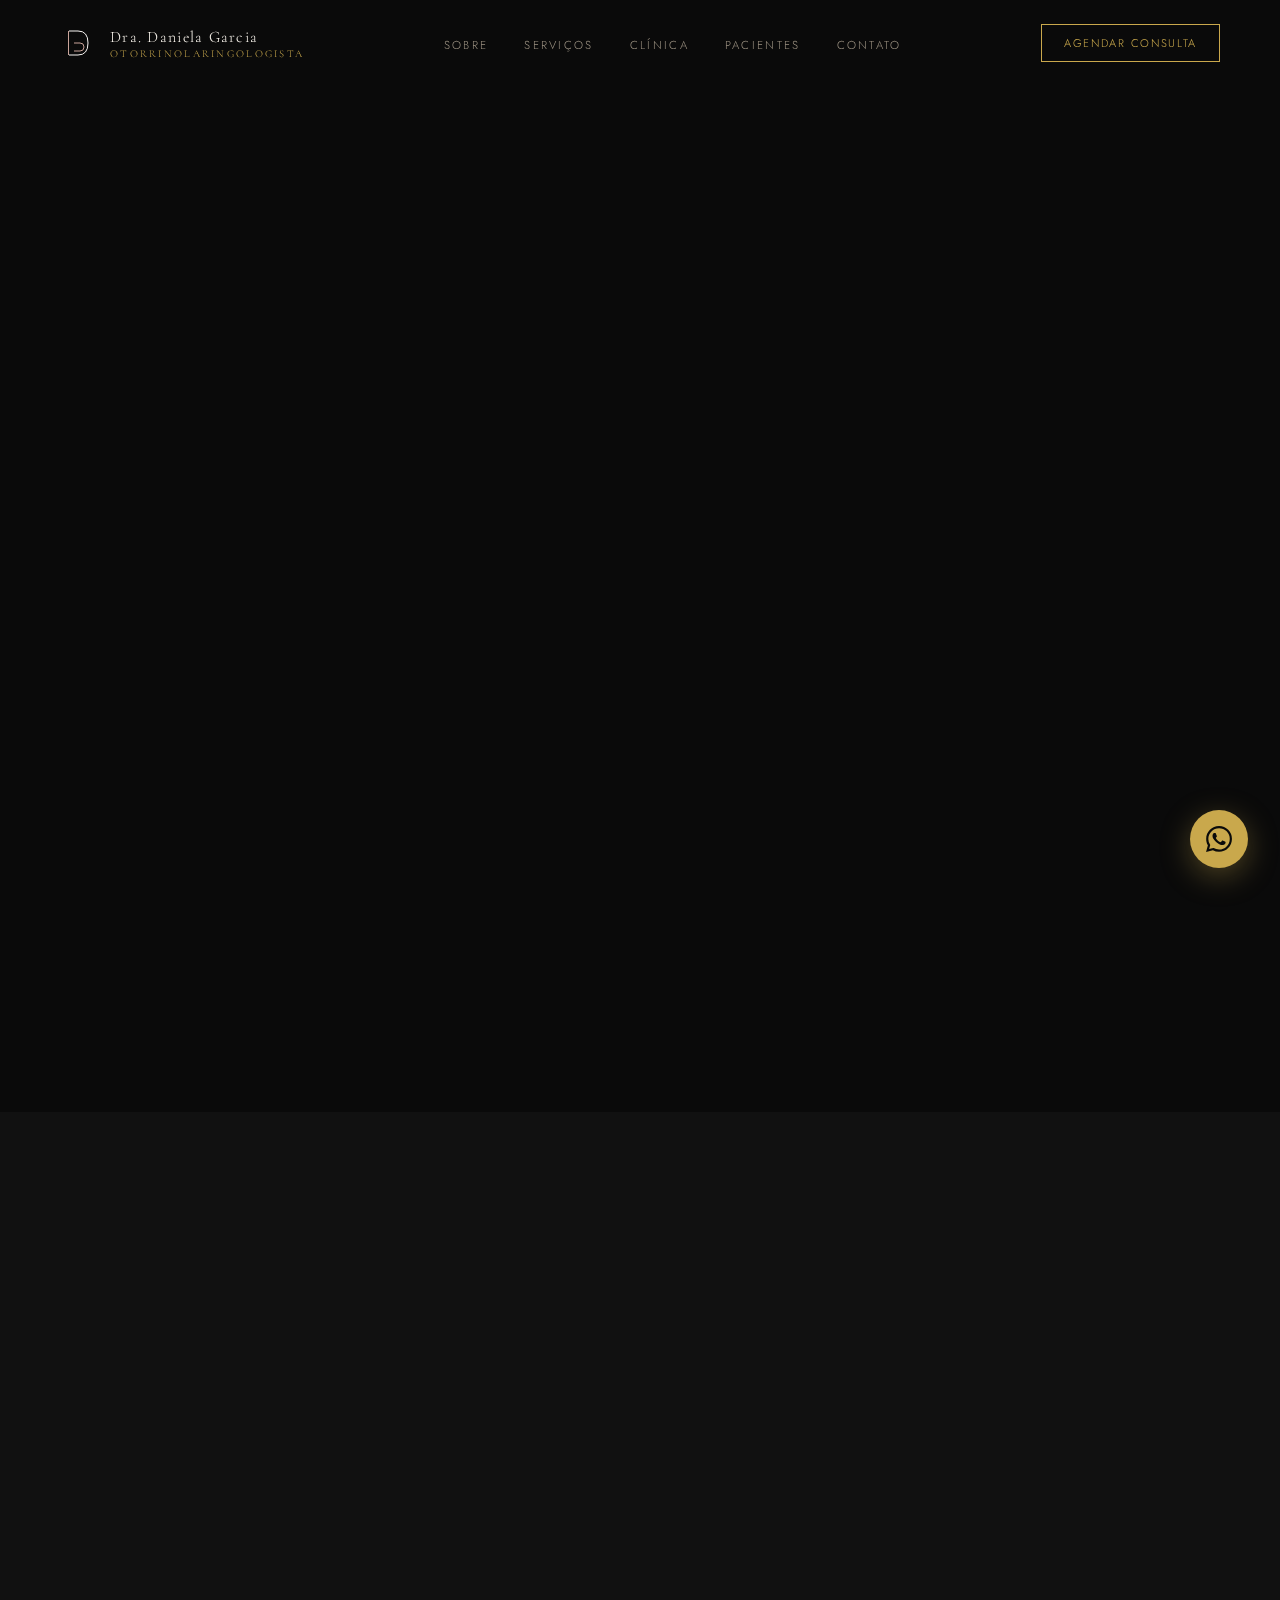
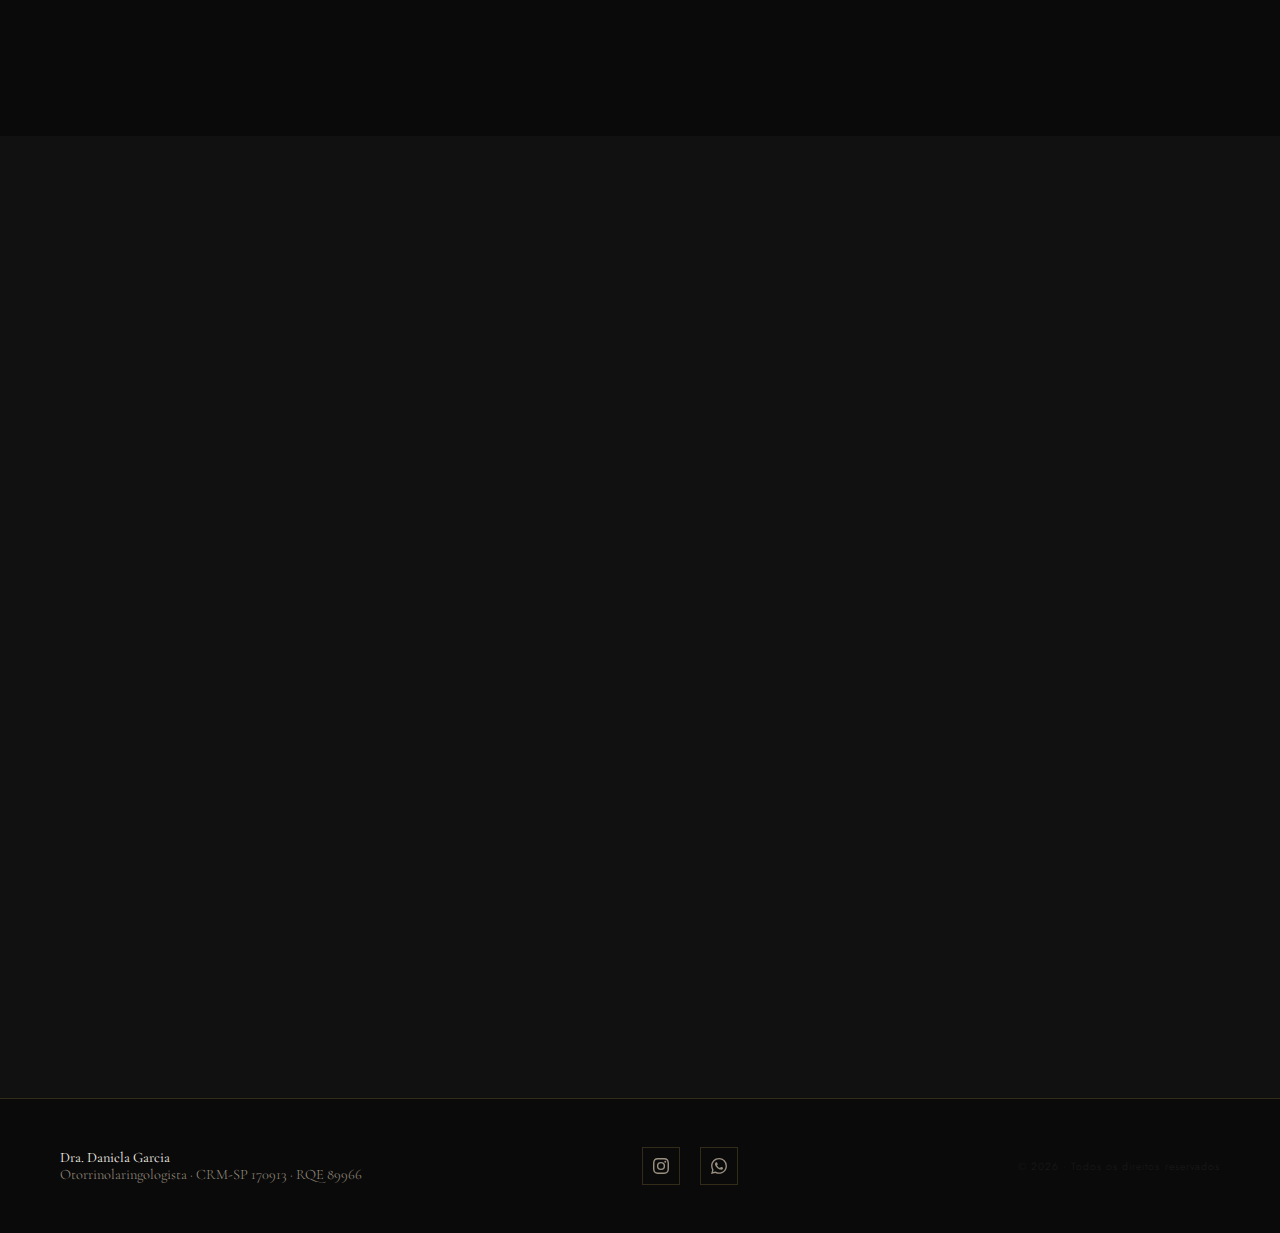
<file: dradaniela/index2.html>
<!DOCTYPE html>
<html lang="pt-BR">
<head>
  <meta charset="UTF-8" />
  <meta name="viewport" content="width=device-width, initial-scale=1.0" />
  <title>Dra. Daniela Garcia | Otorrinolaringologista em São Paulo | CRM-SP 170913</title>
  <meta name="description" content="Dra. Daniela Garcia – Otorrinolaringologista especialista em São Paulo. Rinoplastia, rinite, sinusite, desvio de septo, apneia do sono. Agende sua consulta." />
  <meta name="keywords" content="otorrino em São Paulo, médica otorrinolaringologista SP, consulta de otorrino perto de mim, rinoplastia SP, desvio de septo, sinusite, rinite, apneia do sono São Paulo" />
  <link rel="preconnect" href="https://fonts.googleapis.com" />
  <link rel="preconnect" href="https://fonts.gstatic.com" crossorigin />
  <link href="https://fonts.googleapis.com/css2?family=Cormorant+Garamond:ital,wght@0,300;0,400;0,500;0,600;1,300;1,400&family=Jost:wght@300;400;500&display=swap" rel="stylesheet" />
  <style>
    :root {
      --graphite: #0a0a0a;
      --graphite-mid: #111111;
      --graphite-light: #1c1c1c;
      --blush: #c9a84c;
      --blush-light: #e2c87a;
      --blush-pale: rgba(201,168,76,0.10);
      --white: #f5f0e8;
      --gray-text: #9a9080;
      --border: rgba(201,168,76,0.22);
      --transition: 0.45s cubic-bezier(0.4,0,0.2,1);
    }

    *, *::before, *::after { box-sizing: border-box; margin: 0; padding: 0; }

    html { scroll-behavior: smooth; }

    body {
      background: var(--graphite);
      color: var(--white);
      font-family: 'Jost', sans-serif;
      font-weight: 300;
      overflow-x: hidden;
    }

    /* ─── SCROLLBAR ─── */
    ::-webkit-scrollbar { width: 4px; }
    ::-webkit-scrollbar-track { background: var(--graphite); }
    ::-webkit-scrollbar-thumb { background: var(--blush); border-radius: 2px; }

    /* ─── NAV ─── */
    nav {
      position: fixed; top: 0; left: 0; right: 0; z-index: 100;
      padding: 24px 60px;
      display: flex; align-items: center; justify-content: space-between;
      transition: background var(--transition), padding var(--transition);
    }
    nav.scrolled {
      background: rgba(8,8,8,0.97);
      backdrop-filter: blur(14px);
      padding: 16px 60px;
      border-bottom: 1px solid var(--border);
    }
    .nav-logo {
      display: flex; align-items: center; gap: 14px; text-decoration: none;
    }
    .nav-logo svg { width: 36px; height: 36px; }
    .nav-logo-text { font-family: 'Cormorant Garamond', serif; font-size: 1rem; color: var(--white); letter-spacing: 0.08em; }
    .nav-logo-text span { display: block; font-size: 0.65rem; letter-spacing: 0.22em; color: var(--blush); text-transform: uppercase; }
    .nav-links { display: flex; gap: 36px; list-style: none; }
    .nav-links a {
      font-size: 0.72rem; letter-spacing: 0.2em; text-transform: uppercase;
      color: var(--gray-text); text-decoration: none;
      transition: color var(--transition); position: relative;
    }
    .nav-links a::after {
      content: ''; position: absolute; bottom: -4px; left: 0;
      width: 0; height: 1px; background: var(--blush);
      transition: width var(--transition);
    }
    .nav-links a:hover { color: var(--white); }
    .nav-links a:hover::after { width: 100%; }
    .nav-cta {
      font-size: 0.7rem; letter-spacing: 0.15em; text-transform: uppercase;
      background: transparent; border: 1px solid var(--blush);
      color: var(--blush); padding: 10px 22px; cursor: pointer;
      text-decoration: none; transition: all var(--transition);
    }
    .nav-cta:hover { background: var(--blush); color: #0a0a0a; }
    .hamburger { display: none; flex-direction: column; gap: 5px; cursor: pointer; }
    .hamburger span { display: block; width: 24px; height: 1px; background: var(--white); transition: var(--transition); }

    /* ─── HERO ─── */
    #hero {
      min-height: 100vh;
      display: grid; grid-template-columns: 1fr 1fr;
      position: relative; overflow: hidden;
    }
    .hero-left {
      display: flex; flex-direction: column; justify-content: center;
      padding: 140px 60px 80px;
      position: relative; z-index: 2;
    }
    .hero-eyebrow {
      font-size: 0.68rem; letter-spacing: 0.3em; text-transform: uppercase;
      color: var(--blush); margin-bottom: 24px;
      display: flex; align-items: center; gap: 12px;
      opacity: 0; transform: translateY(20px);
      animation: fadeUp 0.8s 0.3s ease forwards;
    }
    .hero-eyebrow::before { content: ''; display: block; width: 32px; height: 1px; background: var(--blush); }
    .hero-title {
      font-family: 'Cormorant Garamond', serif;
      font-size: clamp(2.6rem, 4.5vw, 4.2rem);
      font-weight: 300; line-height: 1.12;
      color: var(--white); margin-bottom: 28px;
      opacity: 0; transform: translateY(20px);
      animation: fadeUp 0.8s 0.5s ease forwards;
    }
    .hero-title em { font-style: italic; color: var(--blush-light); }
    .hero-sub {
      font-size: 0.92rem; line-height: 1.8;
      color: var(--gray-text); max-width: 420px; margin-bottom: 48px;
      opacity: 0; transform: translateY(20px);
      animation: fadeUp 0.8s 0.7s ease forwards;
    }
    .hero-actions {
      display: flex; gap: 16px; flex-wrap: wrap;
      opacity: 0; transform: translateY(20px);
      animation: fadeUp 0.8s 0.9s ease forwards;
    }
    .btn-primary {
      display: inline-flex; align-items: center; gap: 10px;
      background: var(--blush); color: #0a0a0a;
      padding: 15px 32px; text-decoration: none;
      font-size: 0.72rem; letter-spacing: 0.18em; text-transform: uppercase;
      font-weight: 500; transition: all var(--transition);
    }
    .btn-primary:hover { background: var(--blush-light); transform: translateY(-2px); box-shadow: 0 8px 28px rgba(201,168,76,0.3); }
    .btn-secondary {
      display: inline-flex; align-items: center; gap: 10px;
      border: 1px solid var(--border); color: var(--gray-text);
      padding: 15px 32px; text-decoration: none;
      font-size: 0.72rem; letter-spacing: 0.18em; text-transform: uppercase;
      transition: all var(--transition);
    }
    .btn-secondary:hover { border-color: var(--blush); color: var(--blush); }
    .hero-crm {
      margin-top: 48px; font-size: 0.68rem; color: var(--graphite-light);
      letter-spacing: 0.12em;
      opacity: 0; animation: fadeUp 0.8s 1.1s ease forwards;
    }
    .hero-right {
      position: relative; overflow: hidden;
    }
    .hero-right::before {
      content: ''; position: absolute; inset: 0;
      background: linear-gradient(to right, var(--graphite) 0%, transparent 35%);
      z-index: 1;
    }
    .hero-img {
      width: 100%; height: 100%; object-fit: cover; object-position: top center;
      opacity: 0; animation: fadeIn 1.2s 0.4s ease forwards;
    }
    .hero-stat-box {
      position: absolute; bottom: 60px; right: 50px; z-index: 3;
      background: rgba(6,6,6,0.92); backdrop-filter: blur(10px);
      border: 1px solid var(--border); padding: 24px 30px;
      opacity: 0; animation: fadeUp 0.8s 1.2s ease forwards;
    }
    .hero-stat { text-align: center; }
    .hero-stat-num { font-family: 'Cormorant Garamond', serif; font-size: 2.4rem; color: var(--blush); display: block; }
    .hero-stat-label { font-size: 0.62rem; letter-spacing: 0.2em; text-transform: uppercase; color: var(--gray-text); }
    .hero-divider { width: 1px; height: 40px; background: var(--border); margin: 0 24px; }
    .hero-stats { display: flex; align-items: center; }
    .hero-scroll {
      position: absolute; bottom: 36px; left: 60px; z-index: 5;
      display: flex; align-items: center; gap: 10px;
      font-size: 0.62rem; letter-spacing: 0.25em; text-transform: uppercase;
      color: var(--gray-text);
      opacity: 0; animation: fadeUp 0.8s 1.4s ease forwards;
    }
    .scroll-line {
      width: 1px; height: 40px; background: var(--border);
      animation: scrollPulse 2s 2s infinite;
    }

    /* ─── SECTIONS COMMON ─── */
    section { padding: 100px 60px; }
    .section-eyebrow {
      font-size: 0.65rem; letter-spacing: 0.3em; text-transform: uppercase;
      color: var(--blush); margin-bottom: 16px;
      display: flex; align-items: center; gap: 12px;
    }
    .section-eyebrow::before { content: ''; display: block; width: 28px; height: 1px; background: var(--blush); }
    .section-title {
      font-family: 'Cormorant Garamond', serif;
      font-size: clamp(2rem, 3.5vw, 3rem); font-weight: 300;
      color: var(--white); line-height: 1.2; margin-bottom: 20px;
    }
    .section-title em { font-style: italic; color: var(--blush-light); }

    /* ─── SOBRE ─── */
    #sobre {
      background: var(--graphite-mid);
      display: grid; grid-template-columns: 1fr 1fr; gap: 80px; align-items: center;
    }
    .sobre-img-wrap { position: relative; }
    .sobre-img {
      width: 100%; aspect-ratio: 3/4; object-fit: cover; object-position: top;
      display: block;
    }
    .sobre-badge {
      position: absolute; bottom: -24px; right: -24px;
      background: var(--blush); color: #0a0a0a;
      padding: 28px; text-align: center;
    }
    .sobre-badge-num { font-family: 'Cormorant Garamond', serif; font-size: 2.4rem; font-weight: 600; display: block; }
    .sobre-badge-text { font-size: 0.6rem; letter-spacing: 0.18em; text-transform: uppercase; }
    .sobre-content .section-title { margin-bottom: 28px; }
    .sobre-text { font-size: 0.92rem; line-height: 1.9; color: var(--gray-text); margin-bottom: 20px; }
    .sobre-line { width: 60px; height: 1px; background: var(--blush); margin: 32px 0; }
    .sobre-credentials { display: flex; flex-direction: column; gap: 12px; }
    .cred-item { display: flex; gap: 14px; align-items: flex-start; }
    .cred-dot { width: 5px; height: 5px; background: var(--blush); border-radius: 50%; margin-top: 8px; flex-shrink: 0; }
    .cred-text { font-size: 0.83rem; color: var(--gray-text); line-height: 1.5; }
    .cred-text strong { color: var(--white); font-weight: 400; }

    /* ─── SERVIÇOS ─── */
    #servicos { background: var(--graphite); }
    .servicos-header { max-width: 640px; margin-bottom: 64px; }
    .servicos-grid {
      display: grid; grid-template-columns: repeat(3, 1fr); gap: 2px;
    }
    .servico-card {
      background: var(--graphite-mid); padding: 44px 36px;
      border: 1px solid transparent;
      transition: all var(--transition); cursor: default;
      position: relative; overflow: hidden;
    }
    .servico-card::before {
      content: ''; position: absolute; bottom: 0; left: 0;
      width: 0; height: 2px; background: var(--blush);
      transition: width var(--transition);
    }
    .servico-card:hover { border-color: var(--border); background: var(--graphite-light); }
    .servico-card:hover::before { width: 100%; }
    .servico-icon {
      width: 44px; height: 44px; margin-bottom: 28px;
      stroke: var(--blush); fill: none; stroke-width: 1;
    }
    .servico-title {
      font-family: 'Cormorant Garamond', serif;
      font-size: 1.4rem; font-weight: 400; color: var(--white);
      margin-bottom: 14px;
    }
    .servico-desc { font-size: 0.82rem; line-height: 1.8; color: var(--gray-text); }
    .servico-num {
      position: absolute; top: 20px; right: 24px;
      font-family: 'Cormorant Garamond', serif; font-size: 4rem;
      color: var(--blush-pale); font-weight: 300; line-height: 1;
    }

    /* ─── GALERIA ─── */
    #galeria { background: var(--graphite-mid); padding: 100px 60px; }
    .galeria-header { margin-bottom: 52px; }
    .galeria-grid {
      display: grid;
      grid-template-columns: repeat(4, 1fr);
      grid-template-rows: 260px 260px;
      gap: 3px;
    }
    .galeria-item { overflow: hidden; position: relative; }
    .galeria-item:first-child { grid-column: span 2; grid-row: span 2; }
    .galeria-item:nth-child(4) { grid-column: span 2; }
    .galeria-img {
      width: 100%; height: 100%; object-fit: cover;
      transition: transform 0.7s ease;
      display: block;
    }
    .galeria-item:hover .galeria-img { transform: scale(1.06); }
    .galeria-overlay {
      position: absolute; inset: 0;
      background: linear-gradient(to top, rgba(38,36,35,0.5), transparent);
      opacity: 0; transition: opacity var(--transition);
    }
    .galeria-item:hover .galeria-overlay { opacity: 1; }

    /* ─── DEPOIMENTOS ─── */
    #depoimentos { background: var(--graphite); }
    .dep-header { max-width: 560px; margin-bottom: 60px; }
    .dep-grid { display: grid; grid-template-columns: repeat(3,1fr); gap: 24px; }
    .dep-card {
      background: var(--graphite-mid); padding: 36px;
      border-top: 2px solid var(--blush);
      transition: transform var(--transition);
    }
    .dep-card:hover { transform: translateY(-6px); box-shadow: 0 12px 36px rgba(201,168,76,0.1); }
    .dep-stars { color: var(--blush); font-size: 0.75rem; letter-spacing: 3px; margin-bottom: 20px; }
    .dep-text { font-family: 'Cormorant Garamond', serif; font-size: 1.08rem; font-style: italic; line-height: 1.7; color: var(--gray-text); margin-bottom: 24px; }
    .dep-author { font-size: 0.72rem; letter-spacing: 0.15em; text-transform: uppercase; color: var(--blush); }

    /* ─── CONTATO ─── */
    #contato {
      background: var(--graphite-mid);
      display: grid; grid-template-columns: 1fr 1fr; gap: 0;
    }
    .contato-info { padding: 100px 60px; }
    .contato-map { position: relative; min-height: 500px; }
    .contato-map iframe { width: 100%; height: 100%; border: 0; filter: grayscale(80%) contrast(1.1); }
    .info-item { margin-bottom: 36px; }
    .info-label { font-size: 0.62rem; letter-spacing: 0.25em; text-transform: uppercase; color: var(--blush); margin-bottom: 8px; }
    .info-value { font-size: 0.95rem; color: var(--white); line-height: 1.7; }
    .info-value a { color: var(--white); text-decoration: none; transition: color var(--transition); }
    .info-value a:hover { color: var(--blush); }
    .contato-cta {
      margin-top: 48px; display: inline-flex; align-items: center; gap: 12px;
      background: var(--blush); color: #0a0a0a;
      padding: 16px 36px; text-decoration: none;
      font-size: 0.72rem; letter-spacing: 0.18em; text-transform: uppercase;
      font-weight: 500; transition: all var(--transition);
    }
    .contato-cta:hover { background: var(--blush-light); transform: translateX(4px); box-shadow: 0 6px 24px rgba(201,168,76,0.3); }

    /* ─── FOOTER ─── */
    footer {
      background: var(--graphite); border-top: 1px solid var(--border);
      padding: 48px 60px;
      display: flex; align-items: center; justify-content: space-between;
      flex-wrap: wrap; gap: 24px;
    }
    .footer-logo { font-family: 'Cormorant Garamond', serif; font-size: 0.9rem; color: var(--gray-text); }
    .footer-logo strong { color: var(--white); font-weight: 400; }
    .footer-social { display: flex; gap: 20px; }
    .footer-social a {
      width: 38px; height: 38px; border: 1px solid var(--border);
      display: flex; align-items: center; justify-content: center;
      color: var(--gray-text); transition: all var(--transition);
      text-decoration: none;
    }
    .footer-social a:hover { border-color: var(--blush); color: var(--blush); }
    .footer-legal { font-size: 0.65rem; letter-spacing: 0.1em; color: var(--graphite-light); }

    /* ─── WHATSAPP FLOAT ─── */
    .whatsapp-float {
      position: fixed; bottom: 32px; right: 32px; z-index: 200;
      width: 58px; height: 58px; background: var(--blush);
      border-radius: 50%; display: flex; align-items: center; justify-content: center;
      text-decoration: none; box-shadow: 0 8px 30px rgba(201,168,76,0.35);
      transition: all var(--transition);
      animation: pulse 3s 3s infinite;
    }
    .whatsapp-float:hover { transform: scale(1.1); background: var(--blush-light); }
    .whatsapp-float svg { width: 26px; height: 26px; fill: #0a0a0a; }

    /* ─── DIVIDER LINE ─── */
    .divider { width: 100%; height: 1px; background: var(--border); }

    /* ─── ANIMATIONS ─── */
    @keyframes fadeUp {
      to { opacity: 1; transform: translateY(0); }
    }
    @keyframes fadeIn {
      to { opacity: 1; }
    }
    @keyframes scrollPulse {
      0%, 100% { opacity: 0.3; }
      50% { opacity: 1; }
    }
    @keyframes pulse {
      0%, 100% { box-shadow: 0 8px 30px rgba(201,168,76,0.35); }
      50% { box-shadow: 0 8px 45px rgba(201,168,76,0.65); }
    }

    /* ─── REVEAL ANIMATION ─── */
    .reveal {
      opacity: 0; transform: translateY(30px);
      transition: opacity 0.7s ease, transform 0.7s ease;
    }
    .reveal.visible { opacity: 1; transform: translateY(0); }
    .reveal-delay-1 { transition-delay: 0.1s; }
    .reveal-delay-2 { transition-delay: 0.2s; }
    .reveal-delay-3 { transition-delay: 0.3s; }
    .reveal-delay-4 { transition-delay: 0.4s; }
    .reveal-delay-5 { transition-delay: 0.5s; }

    /* ─── MOBILE ─── */
    @media (max-width: 900px) {
      nav { padding: 20px 24px; }
      nav.scrolled { padding: 14px 24px; }
      .nav-links, .nav-cta { display: none; }
      .hamburger { display: flex; }
      #hero { grid-template-columns: 1fr; min-height: 100svh; }
      .hero-right { position: absolute; inset: 0; opacity: 0.35; }
      .hero-right::before { background: linear-gradient(to top, var(--graphite) 50%, transparent); }
      .hero-img { object-position: center 20%; }
      .hero-left { padding: 120px 24px 80px; }
      .hero-stat-box { display: none; }
      .hero-scroll { left: 24px; }
      section { padding: 70px 24px; }
      #sobre { grid-template-columns: 1fr; gap: 40px; }
      .sobre-img-wrap { max-width: 380px; }
      .servicos-grid { grid-template-columns: 1fr; }
      .galeria-grid { grid-template-columns: 1fr 1fr; grid-template-rows: auto; }
      .galeria-item:first-child { grid-column: span 2; }
      .galeria-item:nth-child(4) { grid-column: span 1; }
      .dep-grid { grid-template-columns: 1fr; }
      #contato { grid-template-columns: 1fr; }
      .contato-info { padding: 70px 24px; }
      .contato-map { min-height: 320px; }
      footer { padding: 36px 24px; flex-direction: column; align-items: flex-start; }
      .whatsapp-float { bottom: 20px; right: 20px; }
      #galeria { padding: 70px 24px; }
    }
  </style>
</head>
<body>

  <!-- NAV -->
  <nav id="navbar">
    <a href="#hero" class="nav-logo">
      <svg viewBox="0 0 36 36" fill="none" xmlns="http://www.w3.org/2000/svg">
        <rect x="8" y="6" width="1" height="24" fill="#c9a49a"/>
        <path d="M9 6 H18 Q28 6 28 18 Q28 30 18 30 H9" fill="none" stroke="#f7f4f2" stroke-width="1"/>
        <path d="M14 18 H20 Q24 18 24 22 Q24 26 20 26 H14" fill="none" stroke="#c9a49a" stroke-width="1"/>
      </svg>
      <span class="nav-logo-text">Dra. Daniela Garcia<span>Otorrinolaringologista</span></span>
    </a>
    <ul class="nav-links">
      <li><a href="#sobre">Sobre</a></li>
      <li><a href="#servicos">Serviços</a></li>
      <li><a href="#galeria">Clínica</a></li>
      <li><a href="#depoimentos">Pacientes</a></li>
      <li><a href="#contato">Contato</a></li>
    </ul>
    <a href="https://wa.me/5511948884848" target="_blank" class="nav-cta">Agendar Consulta</a>
    <div class="hamburger" onclick="toggleMenu()">
      <span></span><span></span><span></span>
    </div>
  </nav>

  <!-- HERO -->
  <section id="hero">
    <div class="hero-left">
      <div class="hero-eyebrow">Instituto Inspirare · São Paulo</div>
      <h1 class="hero-title">
        Cuidado especializado<br/>em <em>Otorrinolaringologia</em><br/>em São Paulo
      </h1>
      <p class="hero-sub">
        Da rinoplastia ao tratamento de roncos e apneias — a Dra. Daniela Garcia une técnica cirúrgica refinada e atendimento humanizado para transformar sua qualidade de vida.
      </p>
      <div class="hero-actions">
        <a href="https://wa.me/5511948884848" target="_blank" class="btn-primary">
          <svg width="16" height="16" viewBox="0 0 24 24" fill="currentColor"><path d="M17.472 14.382c-.297-.149-1.758-.867-2.03-.967-.273-.099-.471-.148-.67.15-.197.297-.767.966-.94 1.164-.173.199-.347.223-.644.075-.297-.15-1.255-.463-2.39-1.475-.883-.788-1.48-1.761-1.653-2.059-.173-.297-.018-.458.13-.606.134-.133.298-.347.446-.52.149-.174.198-.298.298-.497.099-.198.05-.371-.025-.52-.075-.149-.669-1.612-.916-2.207-.242-.579-.487-.5-.669-.51-.173-.008-.371-.01-.57-.01-.198 0-.52.074-.792.372-.272.297-1.04 1.016-1.04 2.479 0 1.462 1.065 2.875 1.213 3.074.149.198 2.096 3.2 5.077 4.487.709.306 1.262.489 1.694.625.712.227 1.36.195 1.871.118.571-.085 1.758-.719 2.006-1.413.248-.694.248-1.289.173-1.413-.074-.124-.272-.198-.57-.347m-5.421 7.403h-.004a9.87 9.87 0 01-5.031-1.378l-.361-.214-3.741.982.998-3.648-.235-.374a9.86 9.86 0 01-1.51-5.26c.001-5.45 4.436-9.884 9.888-9.884 2.64 0 5.122 1.03 6.988 2.898a9.825 9.825 0 012.893 6.994c-.003 5.45-4.437 9.884-9.885 9.884m8.413-18.297A11.815 11.815 0 0012.05 0C5.495 0 .16 5.335.157 11.892c0 2.096.547 4.142 1.588 5.945L.057 24l6.305-1.654a11.882 11.882 0 005.683 1.448h.005c6.554 0 11.89-5.335 11.893-11.893a11.821 11.821 0 00-3.48-8.413z"/></svg>
          Agendar via WhatsApp
        </a>
        <a href="#servicos" class="btn-secondary">Ver Especialidades</a>
      </div>
      <p class="hero-crm">CRM-SP 170913 · RQE 89966 · Otorrinolaringologista</p>
    </div>
    <div class="hero-right">
      <img src="./assets/DraDaniela1.jpeg" alt="Dra. Daniela Garcia – Otorrinolaringologista em São Paulo" class="hero-img" />
      <div class="hero-stat-box">
        <div class="hero-stats">
          <div class="hero-stat">
            <span class="hero-stat-num">+1.000</span>
            <span class="hero-stat-label">Cirurgias realizadas</span>
          </div>
          <div class="hero-divider"></div>
          <div class="hero-stat">
            <span class="hero-stat-num">10+</span>
            <span class="hero-stat-label">Anos de experiência</span>
          </div>
        </div>
      </div>
    </div>
    <div class="hero-scroll">
      <div class="scroll-line"></div> Scroll
    </div>
  </section>

  <!-- SOBRE -->
  <section id="sobre">
    <div class="sobre-img-wrap reveal">
      <img src="./assets/DraDaniela7.jpg" alt="Consultório Dra. Daniela Garcia" class="sobre-img" />
      <div class="sobre-badge">
        <span class="sobre-badge-num">10+</span>
        <span class="sobre-badge-text">Anos de<br/>Especialidade</span>
      </div>
    </div>
    <div class="sobre-content">
      <div class="section-eyebrow reveal">Sobre a Médica</div>
      <h2 class="section-title reveal reveal-delay-1">
        Excelência médica com<br/><em>atendimento humanizado</em>
      </h2>
      <p class="sobre-text reveal reveal-delay-2">
        A Dra. Daniela Garcia é otorrinolaringologista formada com especialização em rinoplastia funcional e estética, atuando no Instituto Inspirare em São Paulo. Com uma abordagem que combina rigor científico e sensibilidade humana, oferece tratamentos personalizados para cada paciente.
      </p>
      <p class="sobre-text reveal reveal-delay-2">
        Sua clínica — referência em otorrinolaringologia e rinoplastia em São Paulo — foi projetada para proporcionar conforto e confiança em cada etapa do cuidado com a saúde.
      </p>
      <div class="sobre-line reveal reveal-delay-3"></div>
      <div class="sobre-credentials">
        <div class="cred-item reveal reveal-delay-3">
          <div class="cred-dot"></div>
          <p class="cred-text"><strong>CRM-SP 170913 · RQE 89966</strong> — Médica registrada no Conselho Regional de Medicina de São Paulo</p>
        </div>
        <div class="cred-item reveal reveal-delay-4">
          <div class="cred-dot"></div>
          <p class="cred-text"><strong>Especialista em Rinoplastia</strong> — Cirurgia funcional e estética do nariz com resultados naturais</p>
        </div>
        <div class="cred-item reveal reveal-delay-5">
          <div class="cred-dot"></div>
          <p class="cred-text"><strong>Instituto Jurado — Educação e Pesquisa</strong> — Formação contínua e atualização técnica constante</p>
        </div>
      </div>
    </div>
  </section>

  <!-- SERVIÇOS -->
  <section id="servicos">
    <div class="servicos-header">
      <div class="section-eyebrow reveal">Especialidades</div>
      <h2 class="section-title reveal reveal-delay-1">Tratamentos e <em>procedimentos</em></h2>
      <p style="font-size:0.9rem;line-height:1.8;color:var(--gray-text);" class="reveal reveal-delay-2">Soluções completas em otorrinolaringologia para crianças e adultos — do diagnóstico ao pós-operatório em São Paulo.</p>
    </div>
    <div class="servicos-grid">

      <div class="servico-card reveal">
        <span class="servico-num">01</span>
        <svg class="servico-icon" viewBox="0 0 44 44"><path d="M22 8 C14 8 8 15 8 22 C8 30 14 36 22 36 C30 36 36 30 36 22" stroke-linecap="round"/><path d="M26 14 C26 14 30 16 30 22 C30 28 26 30 22 30" stroke-linecap="round"/><circle cx="22" cy="22" r="3"/></svg>
        <h3 class="servico-title">Rinoplastia</h3>
        <p class="servico-desc">Cirurgia estética e funcional do nariz. Correção de imperfeições visuais e problemas respiratórios com resultados naturais e duradouros.</p>
      </div>

      <div class="servico-card reveal reveal-delay-1">
        <span class="servico-num">02</span>
        <svg class="servico-icon" viewBox="0 0 44 44"><path d="M12 22 Q12 10 22 10 Q32 10 32 22" stroke-linecap="round"/><path d="M16 28 L16 36 M28 28 L28 36" stroke-linecap="round"/><path d="M10 22 L34 22" stroke-linecap="round"/><path d="M14 26 Q22 32 30 26" stroke-linecap="round"/></svg>
        <h3 class="servico-title">Desvio do Septo Nasal</h3>
        <p class="servico-desc">Correção cirúrgica do septo nasal desviado. Melhora significativa na respiração, qualidade do sono e bem-estar geral.</p>
      </div>

      <div class="servico-card reveal reveal-delay-2">
        <span class="servico-num">03</span>
        <svg class="servico-icon" viewBox="0 0 44 44"><path d="M8 18 C8 12 13 8 20 8 C27 8 30 12 30 18 C30 28 22 36 22 36 C22 36 8 28 8 18Z"/><circle cx="31" cy="13" r="7"/><path d="M28 13 L34 13 M31 10 L31 16" stroke-linecap="round"/></svg>
        <h3 class="servico-title">Rinite e Sinusite</h3>
        <p class="servico-desc">Diagnóstico e tratamento clínico ou cirúrgico para rinite alérgica, sinusite crônica e pólipos nasais — livres dos sintomas persistentes.</p>
      </div>

      <div class="servico-card reveal reveal-delay-3">
        <span class="servico-num">04</span>
        <svg class="servico-icon" viewBox="0 0 44 44"><path d="M10 20 C10 14 15 10 22 10 C29 10 34 14 34 20 C34 28 22 38 22 38 C22 38 10 28 10 20Z" stroke-linecap="round"/><path d="M18 18 C18 18 20 22 22 22 C24 22 26 18 26 18" stroke-linecap="round"/></svg>
        <h3 class="servico-title">Roncos e Apneia do Sono</h3>
        <p class="servico-desc">Avaliação completa de distúrbios do sono em adultos e crianças. Tratamentos cirúrgicos e conservadores para ronco e apneia obstrutiva.</p>
      </div>

      <div class="servico-card reveal reveal-delay-4">
        <span class="servico-num">05</span>
        <svg class="servico-icon" viewBox="0 0 44 44"><path d="M22 8 C14 8 8 14 8 22 C8 30 14 36 22 36 C30 36 36 30 36 22 C36 14 30 8 22 8Z"/><path d="M15 22 L19 26 L29 16" stroke-linecap="round" stroke-linejoin="round"/></svg>
        <h3 class="servico-title">Otoplastia</h3>
        <p class="servico-desc">Cirurgia para reposicionamento de orelhas proeminentes. Procedimento seguro, com resultados harmoniosos e cicatrização discreta.</p>
      </div>

      <div class="servico-card reveal reveal-delay-5">
        <span class="servico-num">06</span>
        <svg class="servico-icon" viewBox="0 0 44 44"><circle cx="22" cy="22" r="12"/><path d="M22 16 L22 22 L26 26" stroke-linecap="round" stroke-linejoin="round"/><path d="M10 10 L16 16 M34 10 L28 16 M10 34 L16 28 M34 34 L28 28"/></svg>
        <h3 class="servico-title">Respirador Bucal / Adenoide</h3>
        <p class="servico-desc">Tratamento especializado para crianças com respiração bucal, hipertrofia de adenoide e amígdalas. Recupere a respiração saudável.</p>
      </div>

    </div>
  </section>

  <!-- GALERIA -->
  <section id="galeria">
    <div class="galeria-header">
      <div class="section-eyebrow reveal">O Espaço</div>
      <h2 class="section-title reveal reveal-delay-1">Instituto Inspirare<br/><em>São Paulo</em></h2>
    </div>
    <div class="galeria-grid">
      <div class="galeria-item reveal">
        <img src="./assets/consultorio8.jpeg" alt="Clínica Instituto Inspirare São Paulo" class="galeria-img" />
        <div class="galeria-overlay"></div>
      </div>
      <div class="galeria-item reveal reveal-delay-1">
        <img src="./assets/consultorio4.jpeg" alt="Consultório otorrinolaringologia SP" class="galeria-img" />
        <div class="galeria-overlay"></div>
      </div>
      <div class="galeria-item reveal reveal-delay-2">
        <img src="./assets/consultorio1.jpeg" alt="Atendimento médico especializado" class="galeria-img" />
        <div class="galeria-overlay"></div>
      </div>
      <div class="galeria-item reveal reveal-delay-3">
        <img src="./assets/consultorio2.jpeg" alt="Cirurgia rinoplastia São Paulo" class="galeria-img" />
        <div class="galeria-overlay"></div>
      </div>
      <div class="galeria-item reveal reveal-delay-4">
        <img src="./assets/consultorio3.jpeg" alt="Sala de cirurgia moderna" class="galeria-img" />
        <div class="galeria-overlay"></div>
      </div>
    </div>
  </section>

  <!-- DEPOIMENTOS -->
  <section id="depoimentos">
    <div class="dep-header">
      <div class="section-eyebrow reveal">Pacientes</div>
      <h2 class="section-title reveal reveal-delay-1">Histórias de <em>transformação</em></h2>
    </div>
    <div class="dep-grid">
      <div class="dep-card reveal">
        <div class="dep-stars">★★★★★</div>
        <p class="dep-text">"A Dra. Daniela é extremamente atenciosa e competente. Minha rinoplastia superou todas as expectativas — resultado natural e recuperação tranquila."</p>
        <span class="dep-author">— Mariana S., rinoplastia</span>
      </div>
      <div class="dep-card reveal reveal-delay-2">
        <div class="dep-stars">★★★★★</div>
        <p class="dep-text">"Sofria com apneia há anos. Após o tratamento com a Dra. Daniela, minha qualidade de sono melhorou completamente. Consultório lindo e equipe incrível."</p>
        <span class="dep-author">— Roberto L., apneia do sono</span>
      </div>
      <div class="dep-card reveal reveal-delay-4">
        <div class="dep-stars">★★★★★</div>
        <p class="dep-text">"Corrigi o desvio de septo e nunca mais tive crises de sinusite. Atendimento humanizado, desde a consulta até o pós-operatório. Recomendo demais!"</p>
        <span class="dep-author">— Juliana M., desvio de septo</span>
      </div>
    </div>
  </section>

  <!-- CONTATO -->
  <section id="contato">
    <div class="contato-info">
      <div class="section-eyebrow reveal">Agende sua Consulta</div>
      <h2 class="section-title reveal reveal-delay-1">Otorrino em <em>São Paulo</em> —<br/>fale conosco</h2>

      <div class="info-item reveal reveal-delay-2">
        <div class="info-label">WhatsApp / Agendamento</div>
        <div class="info-value"><a href="https://wa.me/5511948884848">(11) 94888-4848</a></div>
      </div>
      <div class="info-item reveal reveal-delay-3">
        <div class="info-label">Endereço</div>
        <div class="info-value">Instituto Inspirare<br/>São Paulo — SP</div>
      </div>
      <div class="info-item reveal reveal-delay-4">
        <div class="info-label">Horário de Atendimento</div>
        <div class="info-value">Segunda a Sexta: 8h às 18h<br/>Sábado: 8h às 13h</div>
      </div>

      <a href="https://wa.me/5511948884848" target="_blank" class="contato-cta reveal reveal-delay-5">
        <svg width="18" height="18" viewBox="0 0 24 24" fill="currentColor"><path d="M17.472 14.382c-.297-.149-1.758-.867-2.03-.967-.273-.099-.471-.148-.67.15-.197.297-.767.966-.94 1.164-.173.199-.347.223-.644.075-.297-.15-1.255-.463-2.39-1.475-.883-.788-1.48-1.761-1.653-2.059-.173-.297-.018-.458.13-.606.134-.133.298-.347.446-.52.149-.174.198-.298.298-.497.099-.198.05-.371-.025-.52-.075-.149-.669-1.612-.916-2.207-.242-.579-.487-.5-.669-.51-.173-.008-.371-.01-.57-.01-.198 0-.52.074-.792.372-.272.297-1.04 1.016-1.04 2.479 0 1.462 1.065 2.875 1.213 3.074.149.198 2.096 3.2 5.077 4.487.709.306 1.262.489 1.694.625.712.227 1.36.195 1.871.118.571-.085 1.758-.719 2.006-1.413.248-.694.248-1.289.173-1.413-.074-.124-.272-.198-.57-.347m-5.421 7.403h-.004a9.87 9.87 0 01-5.031-1.378l-.361-.214-3.741.982.998-3.648-.235-.374a9.86 9.86 0 01-1.51-5.26c.001-5.45 4.436-9.884 9.888-9.884 2.64 0 5.122 1.03 6.988 2.898a9.825 9.825 0 012.893 6.994c-.003 5.45-4.437 9.884-9.885 9.884m8.413-18.297A11.815 11.815 0 0012.05 0C5.495 0 .16 5.335.157 11.892c0 2.096.547 4.142 1.588 5.945L.057 24l6.305-1.654a11.882 11.882 0 005.683 1.448h.005c6.554 0 11.89-5.335 11.893-11.893a11.821 11.821 0 00-3.48-8.413z"/></svg>
        Agendar Avaliação
      </a>
    </div>
    <div class="contato-map reveal reveal-delay-2">
      <iframe
        src="https://www.google.com/maps/embed?pb=!1m18!1m12!1m3!1d3657.526895590658!2d-46.65489422376836!3d-23.55370787888437!2m3!1f0!2f0!3f0!3m2!1i1024!2i768!4f13.1!3m3!1m2!1s0x94ce59c8da0aa315%3A0xd59f9431f2c9776a!2sAv.%20Paulista%2C%20S%C3%A3o%20Paulo%20-%20SP!5e0!3m2!1spt-BR!2sbr!4v1710000000000!5m2!1spt-BR!2sbr"
        allowfullscreen loading="lazy" referrerpolicy="no-referrer-when-downgrade"
        title="Localização Instituto Inspirare São Paulo">
      </iframe>
    </div>
  </section>

  <!-- FOOTER -->
  <footer>
    <div class="footer-logo">
      <strong>Dra. Daniela Garcia</strong><br/>
      Otorrinolaringologista · CRM-SP 170913 · RQE 89966
    </div>
    <div class="footer-social">
      <a href="https://www.instagram.com/dradaniela.garcia/" target="_blank" aria-label="Instagram">
        <svg width="16" height="16" viewBox="0 0 24 24" fill="currentColor"><path d="M12 2.163c3.204 0 3.584.012 4.85.07 3.252.148 4.771 1.691 4.919 4.919.058 1.265.069 1.645.069 4.849 0 3.205-.012 3.584-.069 4.849-.149 3.225-1.664 4.771-4.919 4.919-1.266.058-1.644.07-4.85.07-3.204 0-3.584-.012-4.849-.07-3.26-.149-4.771-1.699-4.919-4.92-.058-1.265-.07-1.644-.07-4.849 0-3.204.013-3.583.07-4.849.149-3.227 1.664-4.771 4.919-4.919 1.266-.057 1.645-.069 4.849-.069zM12 0C8.741 0 8.333.014 7.053.072 2.695.272.273 2.69.073 7.052.014 8.333 0 8.741 0 12c0 3.259.014 3.668.072 4.948.2 4.358 2.618 6.78 6.98 6.98C8.333 23.986 8.741 24 12 24c3.259 0 3.668-.014 4.948-.072 4.354-.2 6.782-2.618 6.979-6.98.059-1.28.073-1.689.073-4.948 0-3.259-.014-3.667-.072-4.947-.196-4.354-2.617-6.78-6.979-6.98C15.668.014 15.259 0 12 0zm0 5.838a6.162 6.162 0 100 12.324 6.162 6.162 0 000-12.324zM12 16a4 4 0 110-8 4 4 0 010 8zm6.406-11.845a1.44 1.44 0 100 2.881 1.44 1.44 0 000-2.881z"/></svg>
      </a>
      <a href="https://wa.me/5511948884848" target="_blank" aria-label="WhatsApp">
        <svg width="16" height="16" viewBox="0 0 24 24" fill="currentColor"><path d="M17.472 14.382c-.297-.149-1.758-.867-2.03-.967-.273-.099-.471-.148-.67.15-.197.297-.767.966-.94 1.164-.173.199-.347.223-.644.075-.297-.15-1.255-.463-2.39-1.475-.883-.788-1.48-1.761-1.653-2.059-.173-.297-.018-.458.13-.606.134-.133.298-.347.446-.52.149-.174.198-.298.298-.497.099-.198.05-.371-.025-.52-.075-.149-.669-1.612-.916-2.207-.242-.579-.487-.5-.669-.51-.173-.008-.371-.01-.57-.01-.198 0-.52.074-.792.372-.272.297-1.04 1.016-1.04 2.479 0 1.462 1.065 2.875 1.213 3.074.149.198 2.096 3.2 5.077 4.487.709.306 1.262.489 1.694.625.712.227 1.36.195 1.871.118.571-.085 1.758-.719 2.006-1.413.248-.694.248-1.289.173-1.413-.074-.124-.272-.198-.57-.347m-5.421 7.403h-.004a9.87 9.87 0 01-5.031-1.378l-.361-.214-3.741.982.998-3.648-.235-.374a9.86 9.86 0 01-1.51-5.26c.001-5.45 4.436-9.884 9.888-9.884 2.64 0 5.122 1.03 6.988 2.898a9.825 9.825 0 012.893 6.994c-.003 5.45-4.437 9.884-9.885 9.884m8.413-18.297A11.815 11.815 0 0012.05 0C5.495 0 .16 5.335.157 11.892c0 2.096.547 4.142 1.588 5.945L.057 24l6.305-1.654a11.882 11.882 0 005.683 1.448h.005c6.554 0 11.89-5.335 11.893-11.893a11.821 11.821 0 00-3.48-8.413z"/></svg>
      </a>
    </div>
    <div class="footer-legal">© 2026 · Todos os direitos reservados</div>
  </footer>

  <!-- WHATSAPP FLOAT -->
  <a href="https://wa.me/5511948884848" target="_blank" class="whatsapp-float" aria-label="Agendar consulta via WhatsApp">
    <svg viewBox="0 0 24 24" xmlns="http://www.w3.org/2000/svg"><path d="M17.472 14.382c-.297-.149-1.758-.867-2.03-.967-.273-.099-.471-.148-.67.15-.197.297-.767.966-.94 1.164-.173.199-.347.223-.644.075-.297-.15-1.255-.463-2.39-1.475-.883-.788-1.48-1.761-1.653-2.059-.173-.297-.018-.458.13-.606.134-.133.298-.347.446-.52.149-.174.198-.298.298-.497.099-.198.05-.371-.025-.52-.075-.149-.669-1.612-.916-2.207-.242-.579-.487-.5-.669-.51-.173-.008-.371-.01-.57-.01-.198 0-.52.074-.792.372-.272.297-1.04 1.016-1.04 2.479 0 1.462 1.065 2.875 1.213 3.074.149.198 2.096 3.2 5.077 4.487.709.306 1.262.489 1.694.625.712.227 1.36.195 1.871.118.571-.085 1.758-.719 2.006-1.413.248-.694.248-1.289.173-1.413-.074-.124-.272-.198-.57-.347m-5.421 7.403h-.004a9.87 9.87 0 01-5.031-1.378l-.361-.214-3.741.982.998-3.648-.235-.374a9.86 9.86 0 01-1.51-5.26c.001-5.45 4.436-9.884 9.888-9.884 2.64 0 5.122 1.03 6.988 2.898a9.825 9.825 0 012.893 6.994c-.003 5.45-4.437 9.884-9.885 9.884m8.413-18.297A11.815 11.815 0 0012.05 0C5.495 0 .16 5.335.157 11.892c0 2.096.547 4.142 1.588 5.945L.057 24l6.305-1.654a11.882 11.882 0 005.683 1.448h.005c6.554 0 11.89-5.335 11.893-11.893a11.821 11.821 0 00-3.48-8.413z"/></svg>
  </a>

  <script>
    // NAV scroll
    const nav = document.getElementById('navbar');
    window.addEventListener('scroll', () => {
      nav.classList.toggle('scrolled', window.scrollY > 60);
    });

    // Hamburger (mobile nav)
    function toggleMenu() {
      const links = document.querySelector('.nav-links');
      const cta = document.querySelector('.nav-cta');
      if (links) {
        if (links.style.display === 'flex') {
          links.style.display = '';
          if(cta) cta.style.display = '';
        } else {
          links.style.display = 'flex';
          links.style.flexDirection = 'column';
          links.style.position = 'fixed';
          links.style.top = '70px';
          links.style.left = '0';
          links.style.right = '0';
          links.style.background = 'rgba(38,36,35,0.98)';
          links.style.padding = '24px';
          links.style.gap = '20px';
          links.style.borderTop = '1px solid rgba(201,164,154,0.2)';
          if(cta) { cta.style.display = 'none'; }
        }
      }
    }

    // Smooth close on link click (mobile)
    document.querySelectorAll('.nav-links a').forEach(a => {
      a.addEventListener('click', () => {
        const links = document.querySelector('.nav-links');
        if (window.innerWidth < 900) {
          links.style.display = '';
        }
      });
    });

    // Intersection Observer for reveal
    const reveals = document.querySelectorAll('.reveal');
    const observer = new IntersectionObserver((entries) => {
      entries.forEach(entry => {
        if (entry.isIntersecting) {
          entry.target.classList.add('visible');
        }
      });
    }, { threshold: 0.1 });
    reveals.forEach(el => observer.observe(el));
  </script>
</body>
</html>
</file>
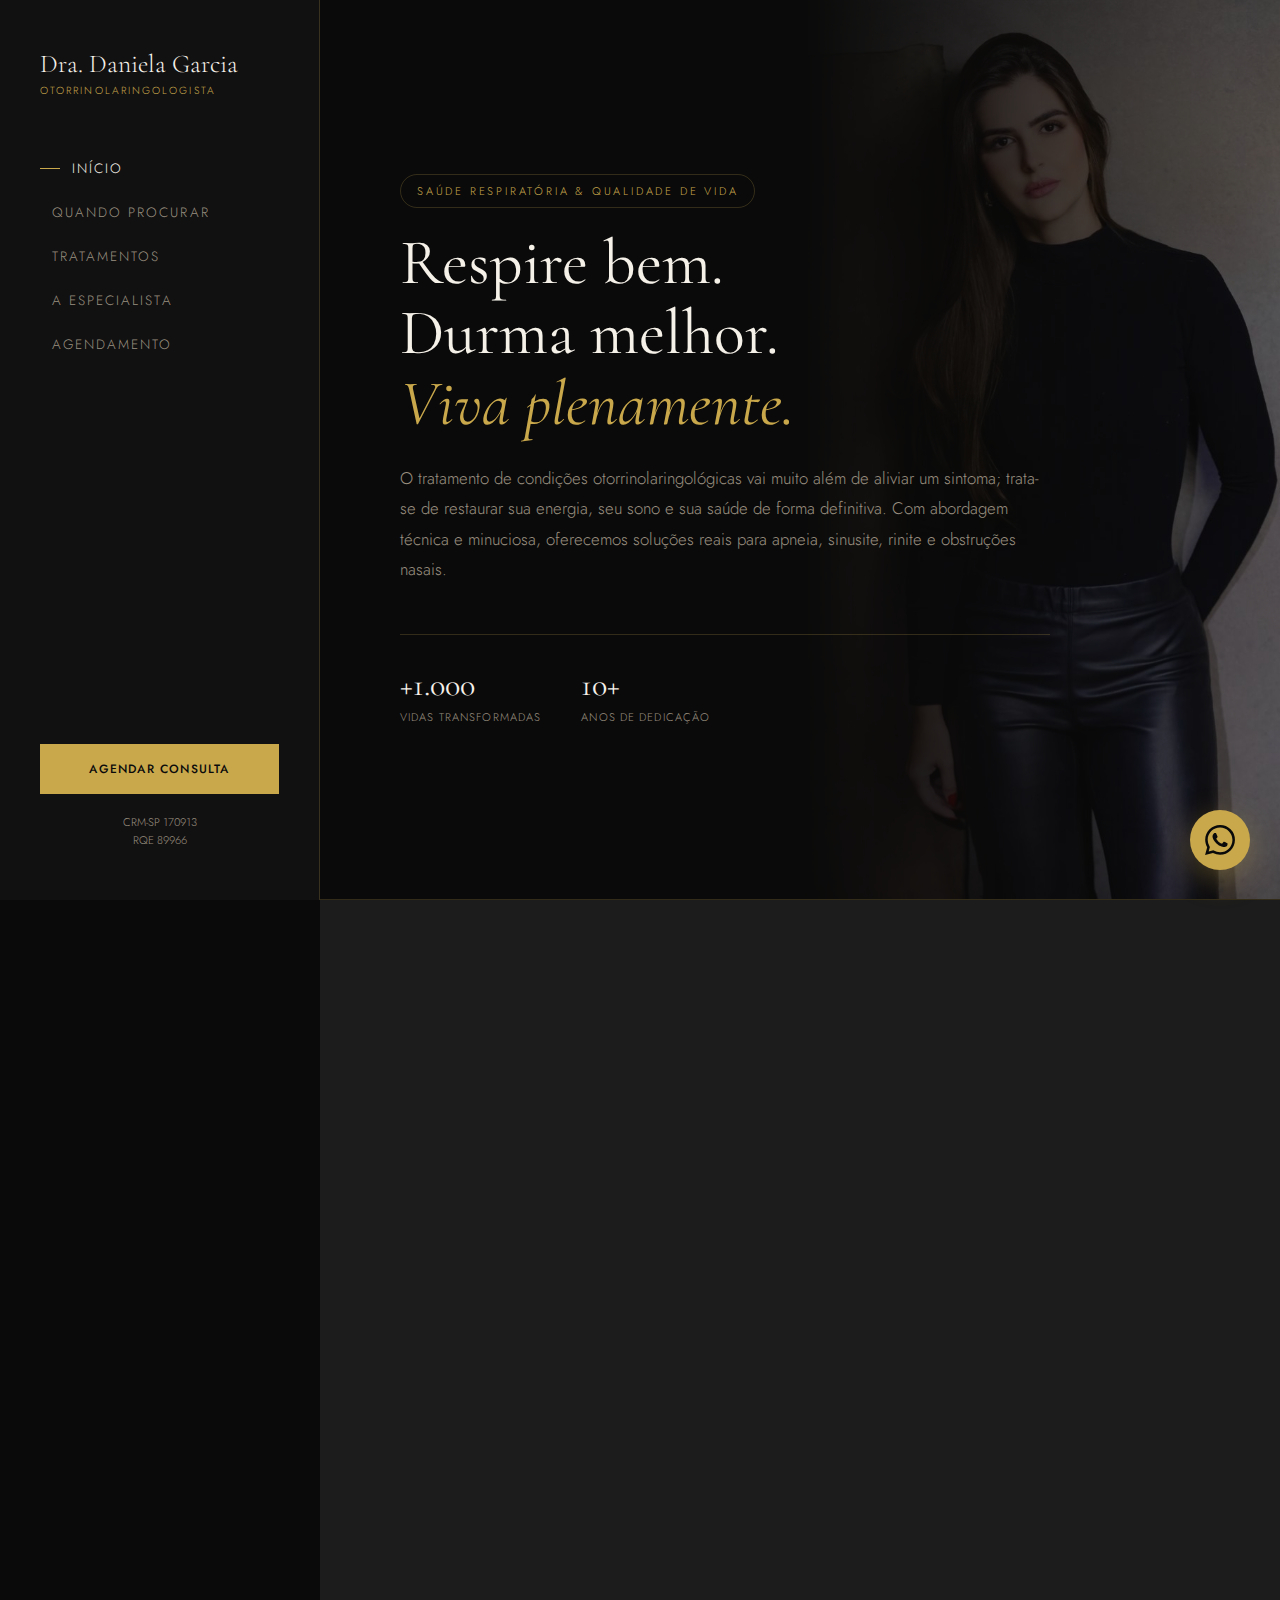
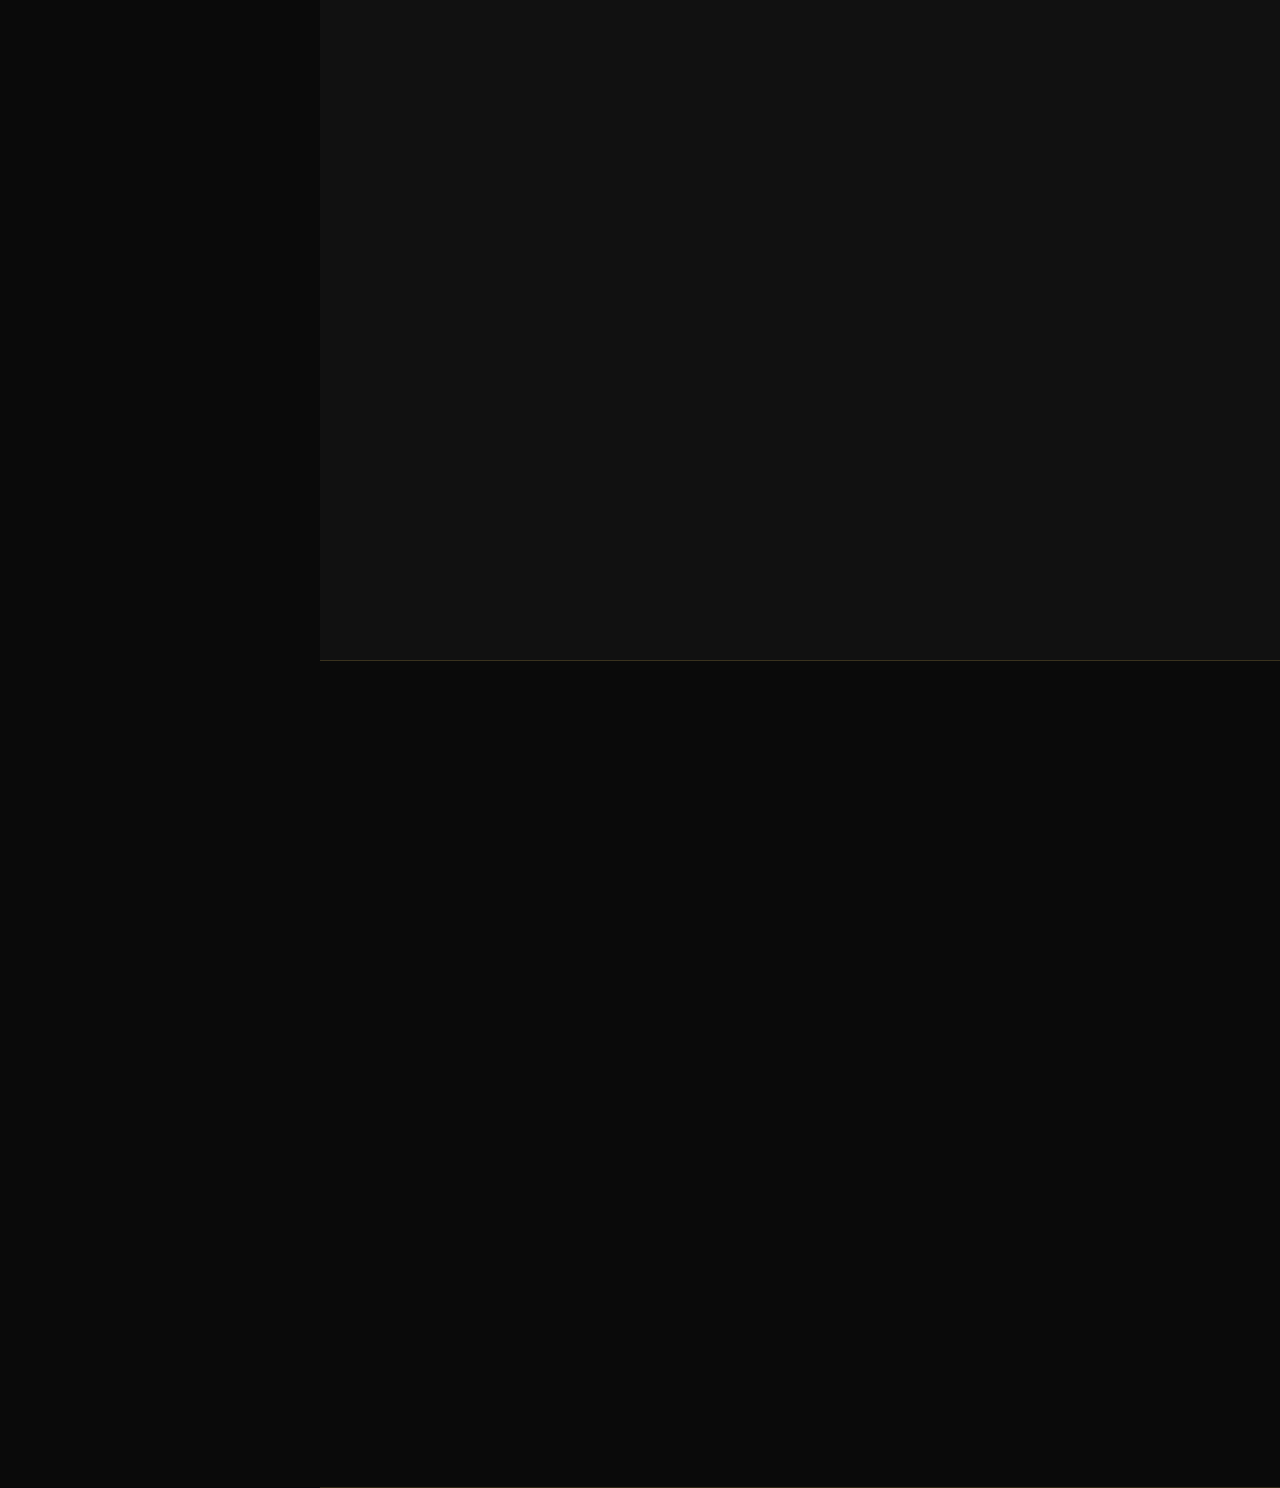
<file: dradaniela/index4.html>
<!DOCTYPE html>
<html lang="pt-BR">
<head>
  <meta charset="UTF-8" />
  <meta name="viewport" content="width=device-width, initial-scale=1.0" />
  <title>Dra. Daniela Garcia | Otorrinolaringologia Clínica e Cirúrgica</title>
  <meta name="description" content="Otorrinolaringologista em São Paulo. Tratamento para rinite, sinusite, apneia do sono e desvio de septo com foco em qualidade de vida." />
  <link rel="preconnect" href="https://fonts.googleapis.com" />
  <link rel="preconnect" href="https://fonts.gstatic.com" crossorigin />
  <link href="https://fonts.googleapis.com/css2?family=Cormorant+Garamond:ital,wght@0,400;0,600;1,400&family=Jost:wght@300;400;500;600&display=swap" rel="stylesheet" />
  <style>
    :root {
      --graphite: #0a0a0a;
      --graphite-mid: #111111;
      --graphite-light: #1c1c1c;
      --blush: #c9a84c;
      --blush-light: #e2c87a;
      --blush-pale: rgba(201,168,76,0.10);
      --white: #f5f0e8;
      --gray-text: #9a9080;
      --border: rgba(201,168,76,0.22);
      --transition: 0.4s ease;
    }

    *, *::before, *::after { box-sizing: border-box; margin: 0; padding: 0; }
    html { scroll-behavior: smooth; }
    body {
      background: var(--graphite);
      color: var(--white);
      font-family: 'Jost', sans-serif;
      font-weight: 300;
      display: flex;
      overflow-x: hidden;
    }

    /* SCROLLBAR */
    ::-webkit-scrollbar { width: 6px; }
    ::-webkit-scrollbar-track { background: var(--graphite); }
    ::-webkit-scrollbar-thumb { background: var(--border); border-radius: 3px; }
    ::-webkit-scrollbar-thumb:hover { background: var(--blush); }

    /* ─── SIDEBAR NAVIGATION (DESKTOP) ─── */
    .sidebar {
      position: fixed;
      top: 0; left: 0; bottom: 0;
      width: 320px;
      background: var(--graphite-mid);
      border-right: 1px solid var(--border);
      padding: 50px 40px;
      display: flex;
      flex-direction: column;
      justify-content: space-between;
      z-index: 100;
    }
    .sidebar-brand { text-decoration: none; display: block; margin-bottom: 60px; }
    .sidebar-brand-title { font-family: 'Cormorant Garamond', serif; font-size: 1.6rem; color: var(--white); margin-bottom: 5px; line-height: 1.1; }
    .sidebar-brand-sub { font-size: 0.65rem; letter-spacing: 0.2em; text-transform: uppercase; color: var(--blush); }
    
    .sidebar-nav { list-style: none; display: flex; flex-direction: column; gap: 24px; }
    .sidebar-nav a {
      color: var(--gray-text); text-decoration: none;
      font-size: 0.85rem; letter-spacing: 0.15em; text-transform: uppercase;
      transition: color var(--transition);
      display: flex; align-items: center; gap: 12px;
    }
    .sidebar-nav a::before {
      content: ''; width: 0; height: 1px; background: var(--blush);
      transition: width var(--transition);
    }
    .sidebar-nav a:hover, .sidebar-nav a.active { color: var(--white); }
    .sidebar-nav a:hover::before, .sidebar-nav a.active::before { width: 20px; }

    .sidebar-footer { margin-top: auto; }
    .sidebar-cta {
      display: block; text-align: center;
      background: var(--blush); color: #0a0a0a;
      padding: 16px 24px; text-decoration: none;
      font-size: 0.75rem; letter-spacing: 0.1em; text-transform: uppercase; font-weight: 500;
      transition: background var(--transition);
      margin-bottom: 20px;
    }
    .sidebar-cta:hover { background: var(--blush-light); }
    .sidebar-crm { font-size: 0.7rem; color: var(--gray-text); text-align: center; line-height: 1.6; }

    /* ─── MOBILE NAV ─── */
    .mobile-nav {
      display: none; position: fixed; top: 0; left: 0; right: 0;
      background: rgba(17, 17, 17, 0.98); backdrop-filter: blur(10px);
      padding: 20px 24px; z-index: 1000; border-bottom: 1px solid var(--border);
      justify-content: space-between; align-items: center;
    }
    .mobile-nav .sidebar-brand { margin-bottom: 0; }
    .hamburger { display: flex; flex-direction: column; gap: 5px; cursor: pointer; }
    .hamburger span { width: 24px; height: 1px; background: var(--white); }

    /* ─── MAIN CONTENT AREA ─── */
    .main-content {
      margin-left: 320px;
      width: calc(100% - 320px);
    }

    section { padding: 100px 80px; border-bottom: 1px solid var(--border); }
    .section-label {
      font-size: 0.7rem; letter-spacing: 0.25em; text-transform: uppercase;
      color: var(--blush); margin-bottom: 20px; display: inline-block;
      border: 1px solid var(--border); padding: 8px 16px; border-radius: 30px;
    }
    .section-title {
      font-family: 'Cormorant Garamond', serif;
      font-size: clamp(2.2rem, 4vw, 3.2rem);
      font-weight: 400; color: var(--white);
      line-height: 1.2; margin-bottom: 30px;
    }
    .section-text {
      font-size: 1.05rem; line-height: 1.8; color: var(--gray-text);
      max-width: 700px;
    }

    /* ─── HERO ─── */
    #inicio {
      min-height: 100vh;
      display: flex; flex-direction: column; justify-content: center;
      position: relative; overflow: hidden;
    }
    #inicio::after {
      content: ''; position: absolute; right: 0; top: 0; bottom: 0;
      width: 50%; background: url('./assets/DraDaniela6.jpeg') center/cover;
      opacity: 0.4; z-index: 0;
      mask-image: linear-gradient(to left, rgba(0,0,0,1) 0%, rgba(0,0,0,0) 100%);
      -webkit-mask-image: linear-gradient(to left, rgba(0,0,0,1) 0%, rgba(0,0,0,0) 100%);
    }
    .hero-content { position: relative; z-index: 1; max-width: 650px; }
    .hero-content h1 { font-family: 'Cormorant Garamond', serif; font-size: clamp(3rem, 5vw, 4.5rem); line-height: 1.1; margin-bottom: 24px; font-weight: 400; }
    .hero-content h1 em { color: var(--blush); font-style: italic; }
    .health-stats { display: flex; gap: 40px; margin-top: 50px; border-top: 1px solid var(--border); padding-top: 30px; }
    .h-stat-num { font-size: 2rem; color: var(--white); font-weight: 400; font-family: 'Cormorant Garamond', serif; }
    .h-stat-label { font-size: 0.7rem; color: var(--gray-text); text-transform: uppercase; letter-spacing: 0.1em; margin-top: 5px; }

    /* ─── SINTOMAS / ALERTA ─── */
    #sintomas { background: var(--graphite-light); }
    .symptoms-grid {
      display: grid; grid-template-columns: repeat(auto-fit, minmax(280px, 1fr));
      gap: 20px; margin-top: 50px;
    }
    .symptom-card {
      background: var(--graphite-mid); padding: 30px;
      border-left: 3px solid var(--border);
      transition: border-color var(--transition);
    }
    .symptom-card:hover { border-left-color: var(--blush); }
    .symptom-card h4 { font-size: 1.1rem; color: var(--white); margin-bottom: 12px; font-weight: 500; }
    .symptom-card p { font-size: 0.9rem; color: var(--gray-text); line-height: 1.6; }

    /* ─── TRATAMENTOS ─── */
    #tratamentos { background: var(--graphite); }
    .treatments-list { margin-top: 50px; display: flex; flex-direction: column; }
    .treatment-item {
      display: grid; grid-template-columns: 1fr 2fr; gap: 40px;
      padding: 40px 0; border-top: 1px solid var(--border);
    }
    .treatment-item:last-child { border-bottom: 1px solid var(--border); }
    .treatment-name { font-family: 'Cormorant Garamond', serif; font-size: 1.8rem; color: var(--white); }
    .treatment-desc { font-size: 0.95rem; color: var(--gray-text); line-height: 1.7; margin-bottom: 15px; }
    .treatment-tags { display: flex; gap: 10px; flex-wrap: wrap; }
    .tag { font-size: 0.7rem; background: var(--graphite-light); padding: 6px 12px; color: var(--blush); border-radius: 4px; }

    /* ─── DOUTORA ─── */
    #doutora { background: var(--graphite-mid); }
    .doctor-layout { display: grid; grid-template-columns: 1fr 1fr; gap: 60px; align-items: center; }
    .doctor-img { width: 100%; aspect-ratio: 4/5; object-fit: cover; border-radius: 4px; }
    .doctor-bio { display: flex; flex-direction: column; gap: 20px; }
    .cred-list { margin-top: 20px; list-style: none; }
    .cred-list li {
      font-size: 0.9rem; color: var(--white); padding: 12px 0;
      border-bottom: 1px solid var(--border);
      display: flex; align-items: center; gap: 15px;
    }
    .cred-list li::before { content: '■'; color: var(--blush); font-size: 0.5rem; }

    /* ─── ATENDIMENTO / CONTATO ─── */
    #atendimento { background: var(--graphite); }
    .contact-grid { display: grid; grid-template-columns: 1fr 1fr; gap: 60px; margin-top: 40px; }
    .contact-box { background: var(--graphite-light); padding: 40px; border-radius: 4px; }
    .contact-box h3 { font-family: 'Cormorant Garamond', serif; font-size: 1.6rem; color: var(--blush); margin-bottom: 20px; }
    .contact-detail { margin-bottom: 20px; }
    .contact-detail strong { display: block; font-size: 0.75rem; text-transform: uppercase; letter-spacing: 0.1em; color: var(--gray-text); margin-bottom: 5px; }
    .contact-detail p { font-size: 1.1rem; color: var(--white); }
    .map-container { height: 100%; min-height: 300px; border-radius: 4px; overflow: hidden; border: 1px solid var(--border); }
    .map-container iframe { width: 100%; height: 100%; filter: grayscale(100%) contrast(1.1); }

    /* ─── WHATSAPP FLOAT ─── */
    .whatsapp-float {
      position: fixed; bottom: 30px; right: 30px; z-index: 200;
      width: 60px; height: 60px; background: var(--blush);
      border-radius: 50%; display: flex; align-items: center; justify-content: center;
      text-decoration: none; box-shadow: 0 8px 30px rgba(201,168,76,0.35);
      transition: all var(--transition);
      animation: pulse 3s infinite;
    }
    .whatsapp-float:hover { transform: scale(1.1); background: var(--blush-light); }
    .whatsapp-float svg { width: 30px; height: 30px; fill: #0a0a0a; }

    @keyframes pulse {
      0%, 100% { box-shadow: 0 8px 30px rgba(201,168,76,0.35); }
      50% { box-shadow: 0 8px 45px rgba(201,168,76,0.65); }
    }

    /* ANIMATIONS */
    .reveal { opacity: 0; transform: translateY(20px); transition: 0.6s ease; }
    .reveal.active { opacity: 1; transform: translateY(0); }
    .delay-1 { transition-delay: 0.1s; }
    .delay-2 { transition-delay: 0.2s; }

    /* ─── RESPONSIVE ─── */
    @media (max-width: 1024px) {
      body { flex-direction: column; }
      .sidebar { display: none; }
      .mobile-nav { display: flex; }
      .main-content { margin-left: 0; width: 100%; padding-top: 80px; }
      section { padding: 60px 30px; }
      .treatment-item { grid-template-columns: 1fr; gap: 15px; }
      .doctor-layout { grid-template-columns: 1fr; }
      .contact-grid { grid-template-columns: 1fr; }
      #inicio::after { opacity: 0.2; width: 100%; mask-image: none; -webkit-mask-image: none; }
      .hero-content h1 { font-size: 2.8rem; }
      .whatsapp-float { bottom: 20px; right: 20px; width: 50px; height: 50px; }
      .whatsapp-float svg { width: 26px; height: 26px; }
    }

    /* Mobile Menu Overlay */
    .mobile-menu-overlay {
      position: fixed; top: 80px; left: 0; width: 100%; height: calc(100vh - 80px);
      background: var(--graphite-mid); z-index: 999;
      display: none; flex-direction: column; padding: 40px 30px;
      border-top: 1px solid var(--border);
    }
    .mobile-menu-overlay.open { display: flex; }
    .mobile-menu-overlay .sidebar-nav { gap: 30px; margin-bottom: 40px; }
    .mobile-menu-overlay .sidebar-nav a { font-size: 1.1rem; }
  </style>
</head>
<body>

  <!-- MOBILE NAV -->
  <nav class="mobile-nav">
    <a href="#inicio" class="sidebar-brand">
      <div class="sidebar-brand-title">Dra. Daniela Garcia</div>
      <div class="sidebar-brand-sub">Otorrinolaringologista</div>
    </a>
    <div class="hamburger" onclick="document.getElementById('mobileMenu').classList.toggle('open')">
      <span></span><span></span><span></span>
    </div>
  </nav>

  <div class="mobile-menu-overlay" id="mobileMenu">
    <ul class="sidebar-nav">
      <li><a href="#inicio" onclick="closeMenu()">Início</a></li>
      <li><a href="#sintomas" onclick="closeMenu()">Quando Procurar</a></li>
      <li><a href="#tratamentos" onclick="closeMenu()">Tratamentos Clínicos</a></li>
      <li><a href="#doutora" onclick="closeMenu()">A Especialista</a></li>
      <li><a href="#atendimento" onclick="closeMenu()">Agendamento</a></li>
    </ul>
    <a href="https://wa.me/5511948884848" class="sidebar-cta">Agendar Avaliação</a>
  </div>

  <!-- SIDEBAR DESKTOP -->
  <aside class="sidebar">
    <div>
      <a href="#inicio" class="sidebar-brand">
        <div class="sidebar-brand-title">Dra. Daniela Garcia</div>
        <div class="sidebar-brand-sub">Otorrinolaringologista</div>
      </a>
      <ul class="sidebar-nav">
        <li><a href="#inicio" class="nav-link active">Início</a></li>
        <li><a href="#sintomas" class="nav-link">Quando Procurar</a></li>
        <li><a href="#tratamentos" class="nav-link">Tratamentos</a></li>
        <li><a href="#doutora" class="nav-link">A Especialista</a></li>
        <li><a href="#atendimento" class="nav-link">Agendamento</a></li>
      </ul>
    </div>
    <div class="sidebar-footer">
      <a href="https://wa.me/5511948884848" target="_blank" class="sidebar-cta">Agendar Consulta</a>
      <div class="sidebar-crm">CRM-SP 170913<br>RQE 89966</div>
    </div>
  </aside>

  <!-- MAIN CONTENT -->
  <main class="main-content">

    <!-- HERO -->
    <section id="inicio">
      <div class="hero-content">
        <div class="section-label reveal">Saúde Respiratória & Qualidade de Vida</div>
        <h1 class="reveal delay-1">Respire bem.<br>Durma melhor.<br><em>Viva plenamente.</em></h1>
        <p class="section-text reveal delay-2">
          O tratamento de condições otorrinolaringológicas vai muito além de aliviar um sintoma; trata-se de restaurar sua energia, seu sono e sua saúde de forma definitiva. Com abordagem técnica e minuciosa, oferecemos soluções reais para apneia, sinusite, rinite e obstruções nasais.
        </p>
        <div class="health-stats reveal delay-2">
          <div>
            <div class="h-stat-num">+1.000</div>
            <div class="h-stat-label">Vidas transformadas</div>
          </div>
          <div>
            <div class="h-stat-num">10+</div>
            <div class="h-stat-label">Anos de dedicação</div>
          </div>
        </div>
      </div>
    </section>

    <!-- SINTOMAS / QUANDO PROCURAR -->
    <section id="sintomas">
      <div class="section-label reveal">Sinais de Alerta</div>
      <h2 class="section-title reveal delay-1">Não normalize o <em>desconforto.</em></h2>
      <p class="section-text reveal delay-2">
        Muitos pacientes convivem anos com sintomas que drenam sua energia, acreditando ser "normal" ou incurável. Se você se identifica com os sinais abaixo, é hora de buscar uma avaliação médica especializada.
      </p>

      <div class="symptoms-grid">
        <div class="symptom-card reveal">
          <h4>Dependência de Neosoro</h4>
          <p>Uso frequente de descongestionantes nasais apenas para conseguir respirar ou dormir.</p>
        </div>
        <div class="symptom-card reveal delay-1">
          <h4>Ronco e Apneia</h4>
          <p>Acordar com sensação de sufocamento, ronco alto relatado pela família e cansaço excessivo durante o dia.</p>
        </div>
        <div class="symptom-card reveal delay-2">
          <h4>Obstrução Nasal Crônica</h4>
          <p>Sensação constante de nariz entupido, afetando a prática de exercícios e a rotina diária.</p>
        </div>
        <div class="symptom-card reveal">
          <h4>Sinusite de Repetição</h4>
          <p>Dores de cabeça frontais, pressão no rosto, perda de olfato e secreção constante.</p>
        </div>
      </div>
    </section>

    <!-- TRATAMENTOS -->
    <section id="tratamentos">
      <div class="section-label reveal">Áreas de Atuação</div>
      <h2 class="section-title reveal delay-1">Medicina baseada em <em>resultados.</em></h2>
      <p class="section-text reveal delay-2">
        Cada diagnóstico requer um plano de ação específico. Trabalhamos desde o manejo clínico rigoroso até intervenções cirúrgicas funcionais de alta precisão.
      </p>

      <div class="treatments-list">
        
        <div class="treatment-item reveal">
          <div class="treatment-name">Cirurgia do Desvio de Septo</div>
          <div>
            <p class="treatment-desc">A septoplastia visa corrigir tortuosidades na estrutura interna do nariz que bloqueiam o fluxo de ar. Uma via aérea desobstruída melhora imediatamente a qualidade respiratória e do sono.</p>
            <div class="treatment-tags">
              <span class="tag">Funcional</span>
              <span class="tag">Obstrução Nasal</span>
              <span class="tag">Microcirurgia</span>
            </div>
          </div>
        </div>

        <div class="treatment-item reveal">
          <div class="treatment-name">Tratamento do Ronco e Apneia</div>
          <div>
            <p class="treatment-desc">A Síndrome da Apneia Obstrutiva do Sono (SAOS) é um problema de saúde grave. Oferecemos investigação completa (polissonografia) e tratamentos que vão do CPAP a cirurgias palatais e faríngeas.</p>
            <div class="treatment-tags">
              <span class="tag">Medicina do Sono</span>
              <span class="tag">Cansaço Diurno</span>
            </div>
          </div>
        </div>

        <div class="treatment-item reveal">
          <div class="treatment-name">Rinite e Sinusite Crônica</div>
          <div>
            <p class="treatment-desc">Controle clínico de processos alérgicos e infecciosos. Nos casos crônicos sem resposta a medicamentos, realizamos a Cirurgia Endoscópica Nasossinusal para limpar os seios da face.</p>
            <div class="treatment-tags">
              <span class="tag">Alergia</span>
              <span class="tag">FESS</span>
              <span class="tag">Pólipos Nasais</span>
            </div>
          </div>
        </div>

        <div class="treatment-item reveal">
          <div class="treatment-name">Rinoplastia Funcional</div>
          <div>
            <p class="treatment-desc">Muitas vezes, a estética nasal está atrelada à função. Corrigimos a estrutura óssea e cartilaginosa para garantir um nariz harmonioso que funciona perfeitamente.</p>
            <div class="treatment-tags">
              <span class="tag">Estética & Saúde</span>
              <span class="tag">Preservadora</span>
            </div>
          </div>
        </div>

      </div>
    </section>

    <!-- DOUTORA -->
    <section id="doutora">
      <div class="doctor-layout">
        <div class="reveal">
          <img src="./assets/DraDaniela4.jpeg" alt="Dra Daniela Garcia" class="doctor-img">
        </div>
        <div class="doctor-bio">
          <div class="section-label reveal">Responsabilidade Técnica</div>
          <h2 class="section-title reveal delay-1" style="margin-bottom:10px;">Dra. Daniela Garcia</h2>
          <p class="section-text reveal delay-2">
            Médica dedicada à Otorrinolaringologia Clínica e Cirúrgica, fundamenta sua prática no compromisso de devolver a saúde funcional a seus pacientes. Acredita que o ato de respirar livremente é o pilar central para um corpo saudável e uma mente ativa.
          </p>
          <ul class="cred-list reveal delay-2">
            <li>Membro Titular da Associação Brasileira de Otorrinolaringologia e Cirurgia Cérvico-Facial (ABORL-CCF).</li>
            <li>Registro de Qualificação de Especialista (RQE) ativo sob nº 89966.</li>
            <li>Atuação ativa no Instituto Inspirare em São Paulo.</li>
            <li>Especialização em cirurgias nasais (Septo, Seios da Face e Rinoplastia Funcional).</li>
          </ul>
        </div>
      </div>
    </section>

    <!-- ATENDIMENTO -->
    <section id="atendimento">
      <div class="section-label reveal">Agendamento Particular</div>
      <h2 class="section-title reveal delay-1">Inicie seu <em>tratamento.</em></h2>
      
      <div class="contact-grid">
        <div class="contact-box reveal">
          <h3>Fale com a Recepção</h3>
          <div class="contact-detail">
            <strong>WhatsApp Corporativo</strong>
            <p><a href="https://wa.me/5511948884848" style="color:var(--white); text-decoration:none;">(11) 94888-4848</a></p>
          </div>
          <div class="contact-detail">
            <strong>Horário de Atendimento</strong>
            <p>Segunda a Sexta: 8h às 18h<br>Sábados: 8h às 13h</p>
          </div>
          <div class="contact-detail">
            <strong>Clínica</strong>
            <p>Instituto Inspirare<br>São Paulo, SP</p>
          </div>
          <a href="https://wa.me/5511948884848" target="_blank" class="sidebar-cta" style="margin-top:30px; display:inline-block; margin-bottom:0;">Solicitar Horário</a>
        </div>
        
        <div class="map-container reveal delay-1">
          <iframe src="https://www.google.com/maps/embed?pb=!1m18!1m12!1m3!1d3657.526895590658!2d-46.65489422376836!3d-23.55370787888437!2m3!1f0!2f0!3f0!3m2!1i1024!2i768!4f13.1!3m3!1m2!1s0x94ce59c8da0aa315%3A0xd59f9431f2c9776a!2sAv.%20Paulista%2C%20S%C3%A3o%20Paulo%20-%20SP!5e0!3m2!1spt-BR!2sbr!4v1710000000000!5m2!1spt-BR!2sbr" loading="lazy" title="Mapa"></iframe>
        </div>
      </div>
    </section>

  </main>

  <!-- WHATSAPP FLOAT -->
  <a href="https://wa.me/5511948884848" target="_blank" class="whatsapp-float" aria-label="Agendar consulta via WhatsApp">
    <svg viewBox="0 0 24 24" xmlns="http://www.w3.org/2000/svg"><path d="M17.472 14.382c-.297-.149-1.758-.867-2.03-.967-.273-.099-.471-.148-.67.15-.197.297-.767.966-.94 1.164-.173.199-.347.223-.644.075-.297-.15-1.255-.463-2.39-1.475-.883-.788-1.48-1.761-1.653-2.059-.173-.297-.018-.458.13-.606.134-.133.298-.347.446-.52.149-.174.198-.298.298-.497.099-.198.05-.371-.025-.52-.075-.149-.669-1.612-.916-2.207-.242-.579-.487-.5-.669-.51-.173-.008-.371-.01-.57-.01-.198 0-.52.074-.792.372-.272.297-1.04 1.016-1.04 2.479 0 1.462 1.065 2.875 1.213 3.074.149.198 2.096 3.2 5.077 4.487.709.306 1.262.489 1.694.625.712.227 1.36.195 1.871.118.571-.085 1.758-.719 2.006-1.413.248-.694.248-1.289.173-1.413-.074-.124-.272-.198-.57-.347m-5.421 7.403h-.004a9.87 9.87 0 01-5.031-1.378l-.361-.214-3.741.982.998-3.648-.235-.374a9.86 9.86 0 01-1.51-5.26c.001-5.45 4.436-9.884 9.888-9.884 2.64 0 5.122 1.03 6.988 2.898a9.825 9.825 0 012.893 6.994c-.003 5.45-4.437 9.884-9.885 9.884m8.413-18.297A11.815 11.815 0 0012.05 0C5.495 0 .16 5.335.157 11.892c0 2.096.547 4.142 1.588 5.945L.057 24l6.305-1.654a11.882 11.882 0 005.683 1.448h.005c6.554 0 11.89-5.335 11.893-11.893a11.821 11.821 0 00-3.48-8.413z"/></svg>
  </a>

  <script>
    // Mobile Menu Close
    function closeMenu() {
      document.getElementById('mobileMenu').classList.remove('open');
    }

    // Active Link Highlighting on Scroll
    const sections = document.querySelectorAll('section');
    const navLinks = document.querySelectorAll('.nav-link');
    
    window.addEventListener('scroll', () => {
      let current = '';
      sections.forEach(section => {
        const sectionTop = section.offsetTop;
        if (pageYOffset >= sectionTop - 150) {
          current = section.getAttribute('id');
        }
      });
      navLinks.forEach(link => {
        link.classList.remove('active');
        if (link.getAttribute('href').includes(current)) {
          link.classList.add('active');
        }
      });
    });

    // Reveal Animations
    const reveals = document.querySelectorAll('.reveal');
    const observer = new IntersectionObserver((entries) => {
      entries.forEach(entry => {
        if (entry.isIntersecting) {
          entry.target.classList.add('active');
        }
      });
    }, { threshold: 0.1 });
    reveals.forEach(el => observer.observe(el));
  </script>
</body>
</html>
</file>
<file: css/style.css>
/*
0 - 600px:      Phone
600 - 900px:    Tablet portrait
900 - 1200px:   Tablet landscape
[1200 - 1800] is where our normal styles apply
1800px + :      Big desktop
$breakpoint arguement choices:
- phone
- tab-port
- tab-land
- big-desktop

Inside media queries 1em is always 16px i.e 1em = 16px at every screen size only inside media queries
*/
*,
*::after,
*::before {
  margin: 0;
  padding: 0;
  box-sizing: inherit;
  font-family: inherit; }

html {
  font-size: 62.5%;
  scroll-behavior: smooth; }
  @media only screen and (max-width: 75em) {
    html {
      font-size: 59%; } }
  @media only screen and (max-width: 56.25em) {
    html {
      font-size: 56%; } }
  @media only screen and (min-width: 112.5em) {
    html {
      font-size: 65%; } }

body {
  box-sizing: border-box;
  position: relative;
  line-height: 1.5;
  font-family: sans-serif;
  overflow-x: hidden;
  overflow-y: scroll;
  font-family: 'Source Sans Pro', sans-serif; }

a {
  text-decoration: none;
  color: inherit; }

li {
  list-style: none; }

input:focus,
button:focus,
a:focus,
textarea:focus {
  outline: none; }

button {
  border: none;
  cursor: pointer; }

textarea {
  resize: none; }

.heading-primary {
  font-size: 6rem;
  text-transform: uppercase;
  letter-spacing: 3px;
  text-align: center; }
  @media only screen and (max-width: 37.5em) {
    .heading-primary {
      font-size: 4.5rem; } }

.heading-sec__mb-bg {
  margin-bottom: 11rem; }
  @media only screen and (max-width: 56.25em) {
    .heading-sec__mb-bg {
      margin-bottom: 8rem; } }

.heading-sec__mb-med {
  margin-bottom: 9rem; }
  @media only screen and (max-width: 56.25em) {
    .heading-sec__mb-med {
      margin-bottom: 8rem; } }

.heading-sec__main {
  display: block;
  font-size: 4rem;
  text-transform: uppercase;
  letter-spacing: 1px;
  letter-spacing: 3px;
  text-align: center;
  margin-bottom: 3.5rem;
  position: relative; }
  .heading-sec__main--lt {
    color: #fff; }
    .heading-sec__main--lt::after {
      content: '';
      background: #fff !important; }
  .heading-sec__main::after {
    content: '';
    position: absolute;
    top: calc(100% + 1.5rem);
    height: 5px;
    width: 3rem;
    background: #f1683a;
    left: 50%;
    transform: translateX(-50%);
    border-radius: 5px; }
    @media only screen and (max-width: 37.5em) {
      .heading-sec__main::after {
        top: calc(100% + 1.2rem); } }

.heading-sec__sub {
  display: block;
  text-align: center;
  color: #777;
  font-size: 2rem;
  font-weight: 500;
  max-width: 80rem;
  margin: auto;
  line-height: 1.6; }
  @media only screen and (max-width: 37.5em) {
    .heading-sec__sub {
      font-size: 1.8rem; } }
  .heading-sec__sub--lt {
    color: #eee; }

.heading-sm {
  font-size: 2.2rem;
  text-transform: uppercase;
  letter-spacing: 1px; }

.main-container {
  max-width: 120rem;
  margin: auto;
  width: 92%; }

.btn {
  background: #fff;
  color: #333;
  text-transform: uppercase;
  letter-spacing: 2px;
  display: inline-block;
  font-weight: 700;
  border-radius: 5px;
  box-shadow: 0 5px 15px 0 rgba(0, 0, 0, 0.15);
  transition: transform .3s; }
  .btn:hover {
    transform: translateY(-3px); }
  .btn--bg {
    padding: 1.5rem 8rem;
    font-size: 2rem; }
  .btn--med {
    padding: 1.5rem 5rem;
    font-size: 1.6rem; }
  .btn--theme {
    background: #f1683a;
    color: #fff; }
  .btn--theme-inv {
    color: #f1683a;
    background: #fff;
    border: 2px solid #f1683a;
    box-shadow: none;
    padding: calc(1.5rem - 2px) calc(5rem - 2px); }

.sec-pad {
  padding: 12rem 0; }
  @media only screen and (max-width: 56.25em) {
    .sec-pad {
      padding: 8rem 0; } }

.text-primary {
  color: #fff;
  font-size: 2.2rem;
  text-align: center;
  width: 100%;
  line-height: 1.6; }
  @media only screen and (max-width: 37.5em) {
    .text-primary {
      font-size: 2rem; } }

.d-none {
  display: none; }

.home-hero {
  color: #fff;
  background: linear-gradient(to right,#f1683a,/* rgba(0, 98, 185, 0.8)*/#444), url(../../assets/svg/common-bg.svg);
  background-position: center;
  height: 100vh;
  min-height: 80rem;
  max-height: 120rem;
  position: relative; }
  @media only screen and (max-width: 37.5em) {
    .home-hero {
      height: unset;
      min-height: unset; } }
  .home-hero__socials {
    position: absolute;
    top: 50%;
    border: 2px solid #eee;
    border-left: 2px solid #eee;
    transform: translateY(-50%); }
    @media only screen and (max-width: 56.25em) {
      .home-hero__socials {
        display: none; } }
  .home-hero__mouse-scroll-cont {
    position: absolute;
    bottom: 3%;
    left: 50%;
    transform: translateX(-50%); }
    @media only screen and (max-width: 37.5em) {
      .home-hero__mouse-scroll-cont {
        display: none; } }
  .home-hero__social {
    width: 5rem; }
  .home-hero__social-icon-link {
    width: 100%;
    display: block;
    padding: 1.2rem;
    border-bottom: 2px solid #eee;
    transition: background .3s; }
    .home-hero__social-icon-link:hover {
      background: rgba(255, 255, 255, 0.1); }
    .home-hero__social-icon-link--bd-none {
      border-bottom: 0; }
  .home-hero__social-icon {
    width: 100%; }
  .home-hero__content {
    position: absolute;
    top: 50%;
    left: 50%;
    transform: translate(-50%, -50%);
    max-width: 90rem;
    width: 92%; }
    @media only screen and (max-width: 37.5em) {
      .home-hero__content {
        padding: 19rem 0 13rem 0;
        margin: auto;
        position: static;
        transform: translate(0, 0); } }
  .home-hero__info {
    margin: 3rem auto 0 auto;
    max-width: 80rem; }
  .home-hero__cta {
    margin-top: 5rem;
    text-align: center; }

.about {
  background: #fafafa; }
  .about__content {
    display: grid;
    grid-template-columns: 1fr 1fr;
    grid-gap: 10rem; }
    @media only screen and (max-width: 56.25em) {
      .about__content {
        grid-template-columns: 1fr;
        grid-gap: 8rem; } }
    .about__content-title {
      font-weight: 700;
      font-size: 2.8rem;
      margin-bottom: 3rem; }
      @media only screen and (max-width: 37.5em) {
        .about__content-title {
          font-size: 2.4rem; } }
    .about__content-details-para {
      font-size: 1.8rem;
      color: grey;
      max-width: 60rem;
      line-height: 1.7;
      margin-bottom: 1rem; }
      .about__content-details-para--hl {
        font-weight: 700;
        margin: 0 3px; }
      .about__content-details-para:last-child {
        margin-bottom: 4rem; }

.projects__row {
  display: grid;
  grid-template-columns: 1.5fr 1fr;
  grid-gap: 5rem;
  margin-bottom: 11rem; }
  @media only screen and (max-width: 56.25em) {
    .projects__row {
      grid-template-columns: 1fr;
      grid-gap: 2rem;
      margin-bottom: 8rem; } }
  @media only screen and (max-width: 56.25em) {
    .projects__row {
      text-align: center; } }
  .projects__row:last-child {
    margin-bottom: 0; }
  .projects__row-img-cont {
    overflow: hidden; }
  .projects__row-img {
    width: 100%;
    display: block;
    object-fit: cover; }
  .projects__row-content {
    padding: 2rem 0;
    display: flex;
    justify-content: center;
    flex-direction: column;
    align-items: flex-start; }
    @media only screen and (max-width: 56.25em) {
      .projects__row-content {
        align-items: center; } }
    .projects__row-content-title {
      font-weight: 700;
      font-size: 2.8rem;
      margin-bottom: 2rem; }
      @media only screen and (max-width: 37.5em) {
        .projects__row-content-title {
          font-size: 2.4rem; } }
    .projects__row-content-subtitle {
        font-size: 2.4rem;
        color: #4f4f4f; /* A neutral grey tone for consistency */
        line-height: 2.45;
        max-width: 60rem;
        margin-bottom: 1rem;
        font-weight: 700;
       }
    .projects__row-content-desc {
      font-size: 1.8rem;
      color: grey;
      max-width: 60rem;
      line-height: 1.7;
      margin-bottom: 3rem; }
      @media only screen and (max-width: 37.5em) {
        .projects__row-content-desc {
          font-size: 1.7rem; } }

.contact {
  background: linear-gradient(to right,#444, #f1683a), url(../../assets/svg/common-bg.svg);
  background-size: cover;
  background-position: center; }
  .contact__form-container {
    box-shadow: 0 0 10px rgba(0, 0, 0, 0.1);
    background: white;
    padding: 4rem;
    margin-top: 6rem;
    max-width: 80rem;
    text-align: right;
    width: 95%;
    border-radius: 5px;
    margin: 5rem auto 0 auto; }
    @media only screen and (max-width: 37.5em) {
      .contact__form-container {
        padding: 3rem; } }
  .contact__form-field {
    margin-bottom: 4rem; }
    @media only screen and (max-width: 37.5em) {
      .contact__form-field {
        margin-bottom: 3rem; } }
  .contact__form-label {
    color: #666;
    font-size: 1.4rem;
    letter-spacing: 1px;
    font-weight: 700;
    margin-bottom: 1rem;
    display: block;
    text-align: left; }
  .contact__form-input {
    color: #333;
    padding: 2rem;
    width: 100%;
    border: 1px solid #ebebeb;
    font-size: 1.6rem;
    letter-spacing: 0px;
    background: #f0f0f0;
    border-radius: 5px;
    font-weight: 600;
    /* Code for Modern Browsers */
    /* Code for WebKit, Blink, Edge */
    /* Code for Internet Explorer 10-11 */
    /* Code for Microsoft Edge */
    /* Code for Mozilla Firefox 4 to 18 */
    /* Code for Mozilla Firefox 19+ */ }
    .contact__form-input::placeholder {
      color: #999;
      font-weight: 600;
      font-size: 1.6rem; }
    .contact__form-input::-webkit-input-placeholder {
      color: #999;
      font-weight: 600;
      font-size: 1.6rem; }
    .contact__form-input:-ms-input-placeholder {
      color: #999;
      font-weight: 600;
      font-size: 1.6rem; }
    .contact__form-input::-ms-input-placeholder {
      color: #999;
      font-weight: 600;
      font-size: 1.6rem; }
    .contact__form-input:-moz-placeholder {
      opacity: 1;
      color: #999;
      font-weight: 600;
      font-size: 1.6rem; }
    .contact__form-input::-moz-placeholder {
      opacity: 1;
      color: #999;
      font-weight: 600;
      font-size: 1.6rem; }
  .contact__btn {
    width: 30%;
    padding: 2rem 4rem;
    font-size: 1.6rem; }
    @media only screen and (max-width: 37.5em) {
      .contact__btn {
        width: 100%; } }

.project-cs-hero {
  color: #fff;
  background: linear-gradient(to right, rgba(0, 98, 185, 0.8), rgba(0, 98, 185, 0.8)), url(../../assets/svg/common-bg.svg);
  background-size: cover;
  background-position: center;
  position: relative; }
  @media only screen and (max-width: 37.5em) {
    .project-cs-hero {
      height: unset;
      min-height: unset; } }
  .project-cs-hero__content {
    padding: 25rem 0 17rem 0;
    max-width: 90rem;
    width: 92%;
    margin: auto; }
    @media only screen and (max-width: 37.5em) {
      .project-cs-hero__content {
        padding: 19rem 0 13rem 0;
        margin: auto;
        position: static;
        transform: translate(0, 0); } }
  .project-cs-hero__info {
    margin: 3rem auto 0 auto;
    max-width: 80rem; }
  .project-cs-hero__cta {
    margin-top: 5rem;
    text-align: center; }

.project-details__content {
  padding: 8rem 0;
  max-width: 90rem;
  margin: auto; }
  .project-details__content-title {
    font-weight: 700;
    font-size: 2.8rem;
    margin-bottom: 3rem; }
    @media only screen and (max-width: 37.5em) {
      .project-details__content-title {
        font-size: 2.4rem; } }

.project-details__showcase-img-cont {
  width: 100%;
  margin-bottom: 6rem; }

.project-details__showcase-img {
  width: 100%; }

.project-details__content-main {
  width: 100%;
  max-width: 70rem;
  margin: auto; }

.project-details__desc {
  margin: 0 0 7rem 0; }
  .project-details__desc-para {
    font-size: 1.8rem;
    line-height: 1.7;
    color: grey;
    margin-bottom: 2rem; }

.project-details__tools-used {
  margin: 0 0 7rem 0; }
  .project-details__tools-used-list {
    display: flex;
    flex-wrap: wrap; }
  .project-details__tools-used-item {
    padding: 1rem 2rem;
    margin-bottom: 1.5rem;
    margin-right: 1.5rem;
    font-size: 1.6rem;
    background: rgba(153, 153, 153, 0.2);
    border-radius: 5px;
    font-weight: 600;
    color: #777; }

.project-details__links {
  margin: 0 0; }
  .project-details__links-btn {
    margin-right: 2rem; }
    @media only screen and (max-width: 37.5em) {
      .project-details__links-btn {
        margin-right: 0;
        width: 70%;
        margin-bottom: 2rem;
        text-align: center; } }
    .project-details__links-btn:last-child {
      margin: 0; }
      @media only screen and (max-width: 37.5em) {
        .project-details__links-btn:last-child {
          margin: 0; } }

.header {
  position: fixed;
  width: 100%;
  z-index: 1000;
  background: #111;
  background: #000;
  box-shadow: 0 10px 100px rgba(0, 0, 0, 0.1); }
  .header__content {
    display: flex;
    align-items: center;
    justify-content: space-between;
    padding: 1rem 5rem; }
    @media only screen and (max-width: 56.25em) {
      .header__content {
        padding: 0 2rem; } }
  .header__logo-container {
    display: flex;
    align-items: center;
    cursor: pointer;
    color: #fff;
    transition: color .3s; }
    .header__logo-container:hover {
      color: #f1683a; }
  .header__logo-img-cont {
    width: 5rem;
    height: 5rem;
    border-radius: 50px;
    overflow: hidden;
    margin-right: 1.5rem;
    background: #f1683a; }
    @media only screen and (max-width: 56.25em) {
      .header__logo-img-cont {
        width: 4.5rem;
        height: 4.5rem;
        margin-right: 1.2rem; } }
  .header__logo-img {
    width: 100%;
    height: 100%;
    object-fit: cover;
    object-position: center;
    display: block; }
  .header__logo-sub {
    font-size: 1.8rem;
    text-transform: uppercase;
    font-weight: 700;
    letter-spacing: 1px; }
  .header__links {
    display: flex; }
    @media only screen and (max-width: 37.5em) {
      .header__links {
        display: none; } }
  .header__link {
    padding: 2.2rem 3rem;
    display: inline-block;
    font-size: 1.6rem;
    color: #fff;
    text-transform: uppercase;
    letter-spacing: 1px;
    font-weight: 700;
    transition: color .3s; }
    .header__link:hover {
      color: #f1683a; }
    @media only screen and (max-width: 56.25em) {
      .header__link {
        padding: 3rem 1.8rem;
        font-size: 1.5rem; } }
  .header__main-ham-menu-cont {
    display: none;
    width: 3rem;
    padding: 2.2rem 0; }
    @media only screen and (max-width: 37.5em) {
      .header__main-ham-menu-cont {
        display: block; } }
  .header__main-ham-menu {
    width: 100%; }
  .header__main-ham-menu-close {
    width: 100%; }
  .header__sm-menu {
    background: #fff;
    position: absolute;
    width: 100%;
    top: 100%;
    visibility: hidden;
    opacity: 0;
    transition: all .3s;
    box-shadow: 0px 5px 5px 0px rgba(0, 0, 0, 0.1);
    -webkit-box-shadow: 0px 5px 5px 0px rgba(0, 0, 0, 0.1);
    -moz-box-shadow: 0px 5px 5px 0px rgba(0, 0, 0, 0.1); }
    .header__sm-menu--active {
      visibility: hidden;
      opacity: 0; }
      @media only screen and (max-width: 37.5em) {
        .header__sm-menu--active {
          visibility: visible;
          opacity: 1; } }
  .header__sm-menu-link a {
    display: block;
    text-decoration: none;
    padding: 2.5rem 3rem;
    font-size: 1.6rem;
    color: #333;
    text-align: right;
    border-bottom: 1px solid #eee;
    font-weight: 700;
    text-transform: uppercase;
    letter-spacing: 2px;
    transition: color .3s; }
    .header__sm-menu-link a:hover {
      color: #f1683a; }
  .header__sm-menu-link:first-child a {
    border-top: 1px solid #eee; }
  .header__sm-menu-link-last {
    border-bottom: 0; }

.main-footer {
  background: #111;
  color: #fff; }
  .main-footer__upper {
    display: flex;
    justify-content: space-between;
    padding: 8rem 0; }
    @media only screen and (max-width: 56.25em) {
      .main-footer__upper {
        padding: 6rem 0; } }
    @media only screen and (max-width: 37.5em) {
      .main-footer__upper {
        display: block; } }
  .main-footer__row-1 {
    order: 2; }
    @media only screen and (max-width: 56.25em) {
      .main-footer__row-1 {
        margin-bottom: 5rem; } }
  .main-footer__row-2 {
    width: 40%;
    order: 1;
    max-width: 50rem; }
    @media only screen and (max-width: 56.25em) {
      .main-footer__row-2 {
        width: 100%; } }
  .main-footer__short-desc {
    margin-top: 2rem;
    color: #eee;
    font-size: 1.5rem;
    line-height: 1.7; }
  .main-footer__social-cont {
    margin-top: 2rem; }
  .main-footer__icon {
    margin-right: 1rem;
    width: 2.5rem; }
    .main-footer__icon--mr-none {
      margin-right: 0; }
  .main-footer__lower {
    padding: 4rem 0;
    border-top: 1px solid #444;
    color: #eee;
    font-size: 1.2rem;
    text-align: left;
    text-align: center; }
    .main-footer__lower a {
      text-decoration: underline;
      font-weight: bold;
      margin-left: 2px; }
    @media only screen and (max-width: 56.25em) {
      .main-footer__lower {
        padding: 3.5rem 0; } }

.skills {
  display: flex;
  flex-wrap: wrap; }
  .skills__skill {
    padding: 1rem 2rem;
    margin-bottom: 1.5rem;
    margin-right: 1.5rem;
    font-size: 1.6rem;
    background: rgba(153, 153, 153, 0.2);
    border-radius: 5px;
    font-weight: 600;
    color: #777; }

.mouse {
  width: 25px;
  height: 40px;
  border: 2px solid #eee;
  border-radius: 60px;
  position: relative;
  overflow: hidden; }
  .mouse::before {
    content: '';
    width: 5px;
    height: 5px;
    position: absolute;
    top: 7px;
    left: 50%;
    transform: translateX(-50%);
    background-color: #eee;
    border-radius: 50%;
    opacity: 1;
    animation: wheel 1.3s infinite;
    -webkit-animation: wheel 1.3s infinite; }

@keyframes wheel {
  to {
    opacity: 0;
    top: 27px; } }

@-webkit-keyframes wheel {
  to {
    opacity: 0;
    top: 27px; } }
</file>
<file: css/carousel.css>
/* carousel */
.carousel{
    height: 100vh;
    margin-top: -50px;
    width: 100vw;
    overflow: hidden;
    position: relative;
}
.carousel .list .item{
    width: 100%;
    height: 100%;
    position: absolute;
    inset: 0 0 0 0;
}
.carousel .list .item img{
    width: 100%;
    height: 100%;
    object-fit: cover;
}
.carousel .list .item .content{
    position: absolute;
    top: 20%;
    width: 1140px;
    max-width: 80%;
    left: 50%;
    transform: translateX(-50%);
    padding-right: 30%;
    box-sizing: border-box;
    color: #fff;
    text-shadow: 0 5px 10px #0004;
}
.carousel .list .item .author{
    font-weight: bold;
    letter-spacing: 10px;
}
.carousel .list .item .title,
.carousel .list .item .topic{
    font-size: 5em;
    font-weight: bold;
    line-height: 1.3em;
}
.carousel .list .item .topic{
    color: #f1683a;
}
.carousel .list .item .buttons{
    display: grid;
    grid-template-columns: repeat(2, 130px);
    grid-template-rows: 40px;
    gap: 5px;
    margin-top: 20px;
}
.carousel .list .item .buttons button{
    border: none;
    background-color: #eee;
    letter-spacing: 3px;
    font-family: Poppins;
    font-weight: 500;
}
.carousel .list .item .buttons button:nth-child(2){
    background-color: transparent;
    border: 1px solid #fff;
    color: #eee;
}
/* thumbail */
.thumbnail{
    position: absolute;
    bottom: 50px;
    left: 50%;
    width: max-content;
    z-index: 100;
    display: flex;
    gap: 20px;
}
.thumbnail .item{
    width: 150px;
    height: 220px;
    flex-shrink: 0;
    position: relative;
}
.thumbnail .item img{
    width: 100%;
    height: 100%;
    object-fit: cover;
    border-radius: 20px;
}
.thumbnail .item .content{
    color: #f1683a;
    position: absolute;
    bottom: 10px;
    left: 10px;
    right: 10px;
}
.thumbnail .item .content .title{
    font-weight: 500;
}
.thumbnail .item .content .description{
    font-weight: 300;
}
/* arrows */
.arrows{
    position: absolute;
    top: 80%;
    right: 52%;
    z-index: 100;
    width: 300px;
    max-width: 30%;
    display: flex;
    gap: 10px;
    align-items: center;
}
.arrows button{
    width: 40px;
    height: 40px;
    border-radius: 50%;
    background-color: #f1683a;
    border: none;
    color: #fff;
    font-family: monospace;
    font-weight: bold;
    transition: .5s;
}
.arrows button:hover{
    background-color: #fff;
    color: #000;
}

/* animation */
.carousel .list .item:nth-child(1){
    z-index: 1;
}

/* animation text in first item */

.carousel .list .item:nth-child(1) .content .author,
.carousel .list .item:nth-child(1) .content .title,
.carousel .list .item:nth-child(1) .content .topic,
.carousel .list .item:nth-child(1) .content .des,
.carousel .list .item:nth-child(1) .content .buttons
{
    transform: translateY(50px);
    filter: blur(20px);
    opacity: 0;
    animation: showContent .5s 1s linear 1 forwards;
}
@keyframes showContent{
    to{
        transform: translateY(0px);
        filter: blur(0px);
        opacity: 1;
    }
}
.carousel .list .item:nth-child(1) .content .title{
    animation-delay: 1.2s!important;
}
.carousel .list .item:nth-child(1) .content .topic{
    animation-delay: 1.4s!important;
}
.carousel .list .item:nth-child(1) .content .des{
    animation-delay: 1.6s!important;
}
.carousel .list .item:nth-child(1) .content .buttons{
    animation-delay: 1.8s!important;
}
/* create animation when next click */
.carousel.next .list .item:nth-child(1) img{
    width: 150px;
    height: 220px;
    position: absolute;
    bottom: 50px;
    left: 50%;
    border-radius: 30px;
    animation: showImage .5s linear 1 forwards;
}
@keyframes showImage{
    to{
        bottom: 0;
        left: 0;
        width: 100%;
        height: 100%;
        border-radius: 0;
    }
}

.carousel.next .thumbnail .item:nth-last-child(1){
    overflow: hidden;
    animation: showThumbnail .5s linear 1 forwards;
}
.carousel.prev .list .item img{
    z-index: 100;
}
@keyframes showThumbnail{
    from{
        width: 0;
        opacity: 0;
    }
}
.carousel.next .thumbnail{
    animation: effectNext .5s linear 1 forwards;
}

@keyframes effectNext{
    from{
        transform: translateX(150px);
    }
}

/* running time */

.carousel .time{
    position: absolute;
    z-index: 1000;
    width: 0%;
    height: 3px;
    background-color: #f1683a;
    left: 0;
    top: 0;
}

.carousel.next .time,
.carousel.prev .time{
    animation: runningTime 3s linear 1 forwards;
}
@keyframes runningTime{
    from{ width: 100%}
    to{width: 0}
}


/* prev click */

.carousel.prev .list .item:nth-child(2){
    z-index: 2;
}

.carousel.prev .list .item:nth-child(2) img{
    animation: outFrame 0.5s linear 1 forwards;
    position: absolute;
    bottom: 0;
    left: 0;
}
@keyframes outFrame{
    to{
        width: 150px;
        height: 220px;
        bottom: 50px;
        left: 50%;
        border-radius: 20px;
    }
}

.carousel.prev .thumbnail .item:nth-child(1){
    overflow: hidden;
    opacity: 0;
    animation: showThumbnail .5s linear 1 forwards;
}
.carousel.next .arrows button,
.carousel.prev .arrows button{
    pointer-events: none;
}
.carousel.prev .list .item:nth-child(2) .content .author,
.carousel.prev .list .item:nth-child(2) .content .title,
.carousel.prev .list .item:nth-child(2) .content .topic,
.carousel.prev .list .item:nth-child(2) .content .des,
.carousel.prev .list .item:nth-child(2) .content .buttons
{
    animation: contentOut 1.5s linear 1 forwards!important;
}

@keyframes contentOut{
    to{
        transform: translateY(-150px);
        filter: blur(20px);
        opacity: 0;
    }
}
@media screen and (max-width: 678px) {
    .carousel .list .item .content{
        padding-right: 0;
    }
    .carousel .list .item .content .title{
        font-size: 30px;
    }
}
</file>
